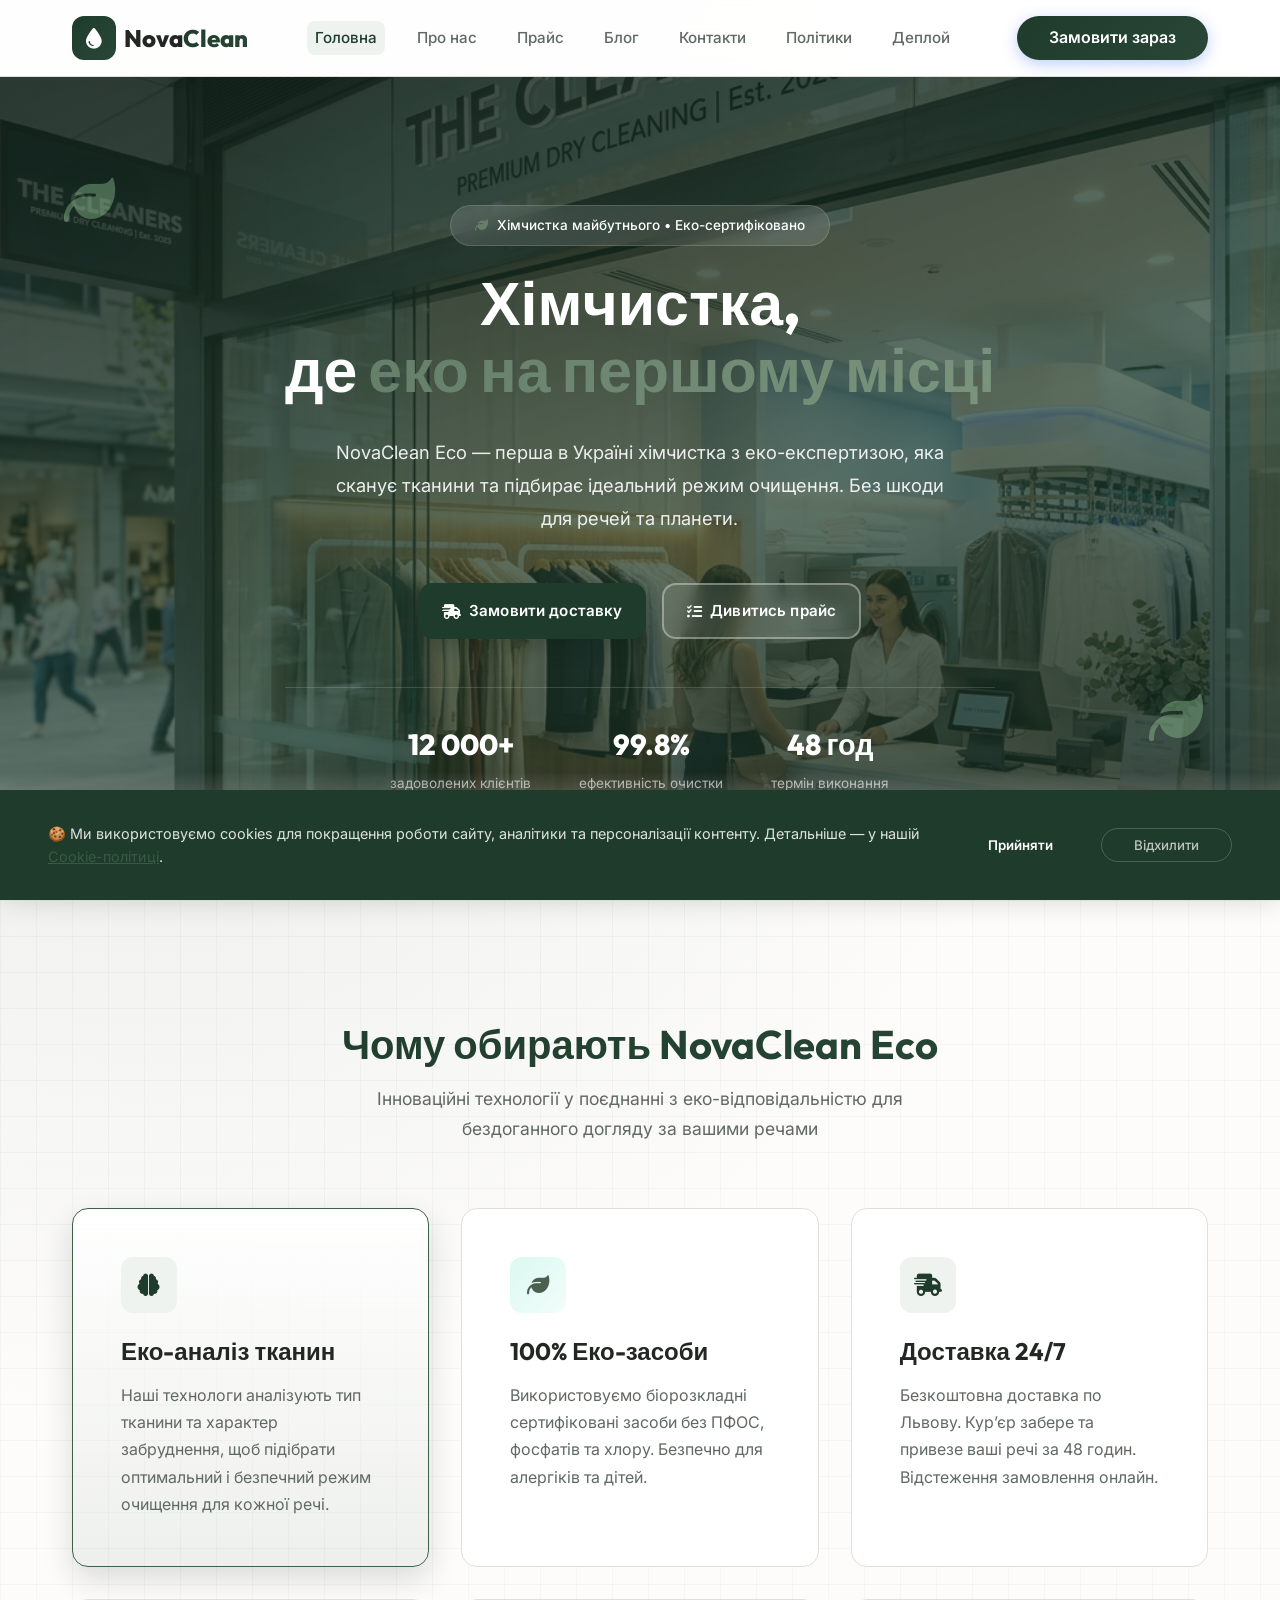
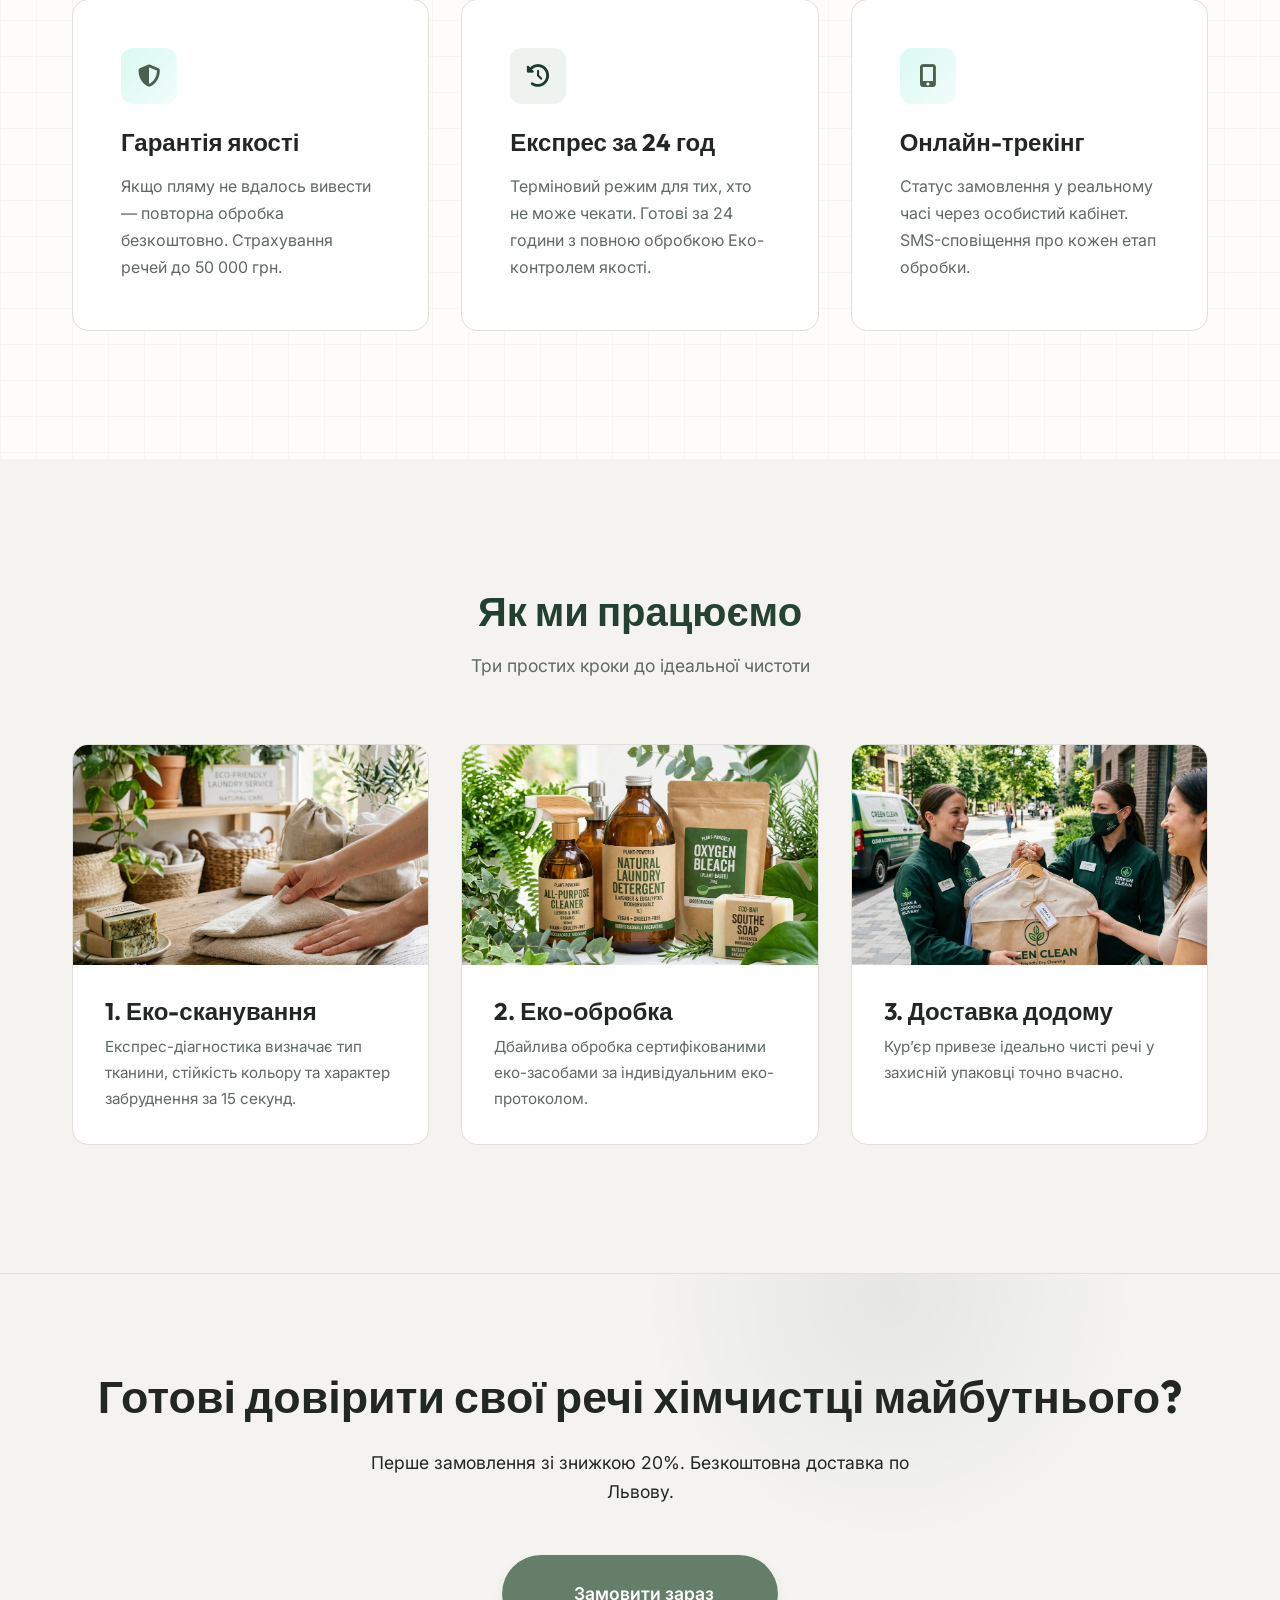
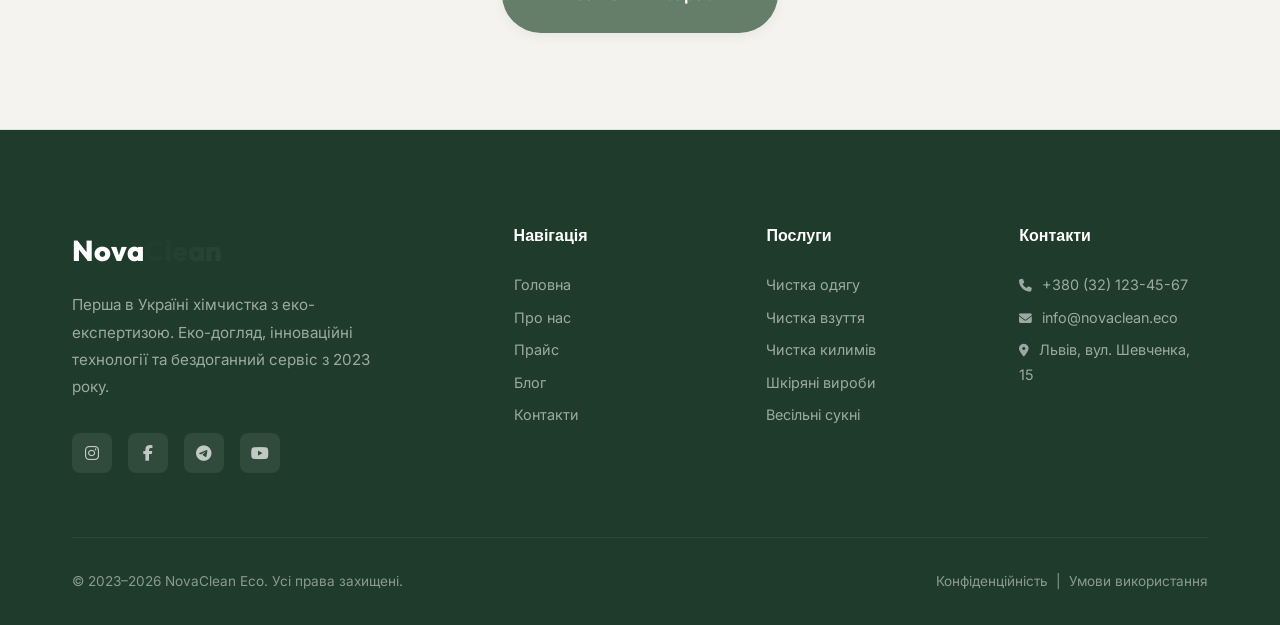
<file: Task2/index.html>
<!DOCTYPE html>
<html lang="uk">
<head>
  <meta charset="UTF-8">
  <meta name="viewport" content="width=device-width, initial-scale=1.0">
  <meta name="description" content="NovaClean Eco — преміум хімчистка з використанням екологічних технологій. Еко-догляд за одягом, взуттям та текстилем у Львові. Еко-аналіз тканин, безкоштовна доставка.">
  <meta name="keywords" content="хімчистка, еко, екологічні технології, еко-чистка, Львів, прання, чистка одягу, NovaClean">
  <meta name="author" content="NovaClean Eco">
  <meta name="robots" content="index, follow">
  <meta property="og:title" content="NovaClean Eco — Хімчистка майбутнього">
  <meta property="og:description" content="Перша в Україні хімчистка з еко-експертизою. Еко-аналіз тканин, еко-засоби, безкоштовна доставка.">
  <meta property="og:type" content="website">
  <meta property="og:locale" content="uk_UA">
  <title>NovaClean Eco — Хімчистка майбутнього</title>

  <link rel="icon" type="image/svg+xml" href="images/favicon.svg">
  <link rel="stylesheet" href="css/style.css">
  <link rel="stylesheet" href="https://cdnjs.cloudflare.com/ajax/libs/font-awesome/6.6.0/css/all.min.css">
</head>
<body>

<!-- ===== HEADER ===== -->
<header class="header" id="header">
  <div class="header__inner">
    <div class="header__logo" data-page="home" onclick="showPage('home')" style="cursor:pointer">
      <div class="header__logo-icon">
        <i class="fa-solid fa-droplet"></i>
      </div>
      <div class="header__logo-text">Nova<span>Clean</span></div>
    </div>

    <nav class="header__nav" id="mainNav">
      <a data-page="home" class="active">Головна</a>
      <a data-page="about">Про нас</a>
      <a data-page="pricing">Прайс</a>
      <a data-page="blog">Блог</a>
      <a data-page="contacts">Контакти</a>
      <a data-page="policy">Політики</a>
      <a href="https://nova-clean-eco.vercel.app" target="_blank" rel="noopener noreferrer">Деплой</a>
    </nav>

    <a data-page="contacts" class="header__cta">Замовити зараз</a>

    <button class="header__burger" id="burgerBtn" aria-label="Відкрити меню">
      <span></span>
      <span></span>
      <span></span>
    </button>
  </div>
</header>

<!-- ===== PAGE: ГОЛОВНА ===== -->
<div id="home" class="page active">

  <!-- Hero -->
  <section class="hero">
    <i class="fa-solid fa-leaf hero__leaf hero__leaf--1" aria-hidden="true"></i>
    <i class="fa-solid fa-leaf hero__leaf hero__leaf--2" aria-hidden="true"></i>
    <div class="container hero__container">
      <div class="hero__inner hero__inner--centered">
        <div class="hero__content">
          <div class="hero__badge hero__badge--centered">
            <i class="fa-solid fa-leaf"></i>
            <span>Хімчистка майбутнього • Еко-сертифіковано</span>
          </div>
          <h1>Хімчистка, <br>де <span class="highlight">еко на першому місці</span></h1>
          <p class="hero__desc hero__desc--centered">NovaClean Eco — перша в Україні хімчистка з еко-експертизою, яка сканує тканини та підбирає ідеальний режим очищення. Без шкоди для речей та планети.</p>
          <div class="hero__actions hero__actions--centered">
            <a data-page="contacts" class="btn btn--primary btn--lg"><i class="fa-solid fa-truck-fast"></i> Замовити доставку</a>
            <a data-page="pricing" class="btn btn--outline btn--lg"><i class="fa-solid fa-list-check"></i> Дивитись прайс</a>
          </div>
          <div class="hero__stats hero__stats--centered">
            <div class="hero__stat">
              <strong>12 000+</strong>
              <span>задоволених клієнтів</span>
            </div>
            <div class="hero__stat">
              <strong>99.8%</strong>
              <span>ефективність очистки</span>
            </div>
            <div class="hero__stat">
              <strong>48 год</strong>
              <span>термін виконання</span>
            </div>
          </div>
        </div>
      </div>
    </div>
  </section>

  <!-- Features -->
  <section>
    <div class="container">
      <div class="section-title fade-up">
        <h2>Чому обирають NovaClean Eco</h2>
        <p>Інноваційні технології у поєднанні з еко-відповідальністю для бездоганного догляду за вашими речами</p>
      </div>

      <div class="features-grid">
        <div class="card card--active fade-up">
          <div class="card__icon">
            <i class="fa-solid fa-brain"></i>
          </div>
          <h3>Еко-аналіз тканин</h3>
          <p>Наші технологи аналізують тип тканини та характер забруднення, щоб підібрати оптимальний і безпечний режим очищення для кожної речі.</p>
        </div>

        <div class="card fade-up">
          <div class="card__icon card__icon--accent">
            <i class="fa-solid fa-leaf"></i>
          </div>
          <h3>100% Еко-засоби</h3>
          <p>Використовуємо біорозкладні сертифіковані засоби без ПФОС, фосфатів та хлору. Безпечно для алергіків та дітей.</p>
        </div>

        <div class="card fade-up">
          <div class="card__icon">
            <i class="fa-solid fa-truck-fast"></i>
          </div>
          <h3>Доставка 24/7</h3>
          <p>Безкоштовна доставка по Львову. Курʼєр забере та привезе ваші речі за 48 годин. Відстеження замовлення онлайн.</p>
        </div>

        <div class="card fade-up">
          <div class="card__icon card__icon--accent">
            <i class="fa-solid fa-shield-halved"></i>
          </div>
          <h3>Гарантія якості</h3>
          <p>Якщо пляму не вдалось вивести — повторна обробка безкоштовно. Страхування речей до 50 000 грн.</p>
        </div>

        <div class="card fade-up">
          <div class="card__icon">
            <i class="fa-solid fa-clock-rotate-left"></i>
          </div>
          <h3>Експрес за 24 год</h3>
          <p>Терміновий режим для тих, хто не може чекати. Готові за 24 години з повною обробкою Еко-контролем якості.</p>
        </div>

        <div class="card fade-up">
          <div class="card__icon card__icon--accent">
            <i class="fa-solid fa-mobile-screen-button"></i>
          </div>
          <h3>Онлайн-трекінг</h3>
          <p>Статус замовлення у реальному часі через особистий кабінет. SMS-сповіщення про кожен етап обробки.</p>
        </div>
      </div>
    </div>
  </section>

  <!-- Image row -->
  <section style="background: var(--color-surface-alt);">
    <div class="container">
      <div class="section-title fade-up">
        <h2>Як ми працюємо</h2>
        <p>Три простих кроки до ідеальної чистоти</p>
      </div>
      <div class="features-grid">
        <div class="img-card fade-up">
          <img src="images/process.jpg" alt="Еко-аналіз тканин">
          <div class="img-card__body">
            <h3>1. Еко-сканування</h3>
            <p>Експрес-діагностика визначає тип тканини, стійкість кольору та характер забруднення за 15 секунд.</p>
          </div>
        </div>
        <div class="img-card fade-up">
          <img src="images/eco.png" alt="Еко-обробка">
          <div class="img-card__body">
            <h3>2. Еко-обробка</h3>
            <p>Дбайлива обробка сертифікованими еко-засобами за індивідуальним еко-протоколом.</p>
          </div>
        </div>
        <div class="img-card fade-up">
          <img src="images/delivery.jpg" alt="Доставка">
          <div class="img-card__body">
            <h3>3. Доставка додому</h3>
            <p>Курʼєр привезе ідеально чисті речі у захисній упаковці точно вчасно.</p>
          </div>
        </div>
      </div>
    </div>
  </section>

  <!-- CTA -->
  <section class="cta-section">
    <div class="container">
      <h2 class="fade-up">Готові довірити свої речі хімчистці майбутнього?</h2>
      <p class="fade-up">Перше замовлення зі знижкою 20%. Безкоштовна доставка по Львову.</p>
      <a data-page="contacts" class="btn btn--accent btn--lg fade-up"><i class="fa-solid fa-sparkles"></i> Замовити зараз</a>
    </div>
  </section>

</div>

<!-- ===== PAGE: ПРО НАС ===== -->
<div id="about" class="page">

  <section>
    <div class="container">
      <div class="about-grid fade-up">
        <img src="images/interior.jpg" alt="Інтер'єр NovaClean Eco">
        <div class="about-text">
          <h2>Ми — NovaClean Eco</h2>
          <p>Ми — команда технологів, хіміків і IT-спеціалістів, які вірять, що догляд за одягом може бути розумним, безпечним і зручним.</p>
          <p>NovaClean Eco заснована у 2023 році у Львові з простою ідеєю: обʼєднати можливості екологічних технологій з найсучаснішими еко-засобами для організації хімчистки нового покоління.</p>
          <p>Ми працюємо за власним еко-протоколом, сформованим на основі 500 000+ зразків тканин і типів забруднень. Це допомагає точно добирати режим обробки та зберігати якість матеріалів.</p>
          <div class="about-stats">
            <div class="about-stat">
              <div class="about-stat__num">3</div>
              <div class="about-stat__label">роки на ринку</div>
            </div>
            <div class="about-stat">
              <div class="about-stat__num">25+</div>
              <div class="about-stat__label">фахівців у команді</div>
            </div>
            <div class="about-stat">
              <div class="about-stat__num">12K+</div>
              <div class="about-stat__label">обслуговано клієнтів</div>
            </div>
          </div>
        </div>
      </div>
    </div>
  </section>

  <!-- Values -->
  <section style="background: var(--color-surface-alt);">
    <div class="container">
      <div class="section-title fade-up">
        <h2>Наші цінності</h2>
        <p>Принципи, на яких будується кожен процес у NovaClean Eco</p>
      </div>
      <div class="features-grid">
        <div class="card fade-up">
          <div class="card__icon card__icon--accent">
            <i class="fa-solid fa-seedling"></i>
          </div>
          <h3>Екологічність</h3>
          <p>Ми прагнемо до мінімального впливу на довкілля. Використовуємо біорозкладні засоби, скорочуємо використання води на 40% завдяки еко-оптимізації.</p>
        </div>
        <div class="card fade-up">
          <div class="card__icon">
            <i class="fa-solid fa-lightbulb"></i>
          </div>
          <h3>Інновації</h3>
          <p>Постійно вдосконалюємо еко-протоколи та обладнання. Партнерство з провідними технологічними компаніями допомагає впроваджувати передові рішення.</p>
        </div>
        <div class="card fade-up">
          <div class="card__icon card__icon--accent">
            <i class="fa-solid fa-handshake-simple"></i>
          </div>
          <h3>Клієнтоцентричність</h3>
          <p>Кожен клієнт — це партнер. Персональний менеджер, зворотний звʼязок після кожного замовлення, програма лояльності.</p>
        </div>
      </div>
    </div>
  </section>

  <!-- Timeline -->
  <section class="timeline-section" style="position: relative; overflow: hidden;">
    <i class="fa-solid fa-leaf timeline__leaf timeline__leaf--1 parallax-leaf" data-speed="0.1" aria-hidden="true"></i>
    <i class="fa-solid fa-leaf timeline__leaf timeline__leaf--2 parallax-leaf" data-speed="-0.15" aria-hidden="true"></i>
    <i class="fa-solid fa-leaf timeline__leaf timeline__leaf--3 parallax-leaf" data-speed="0.08" aria-hidden="true"></i>
    <i class="fa-solid fa-leaf timeline__leaf timeline__leaf--4 parallax-leaf" data-speed="-0.1" aria-hidden="true"></i>
    <div class="container" style="position: relative; z-index: 2;">
      <div class="section-title fade-up">
        <h2>Наша історія</h2>
        <p>Від ідеї до лідера ринку за 3 роки</p>
      </div>
      <div class="timeline fade-up">
        <div class="timeline__item">
          <div class="timeline__dot"></div>
          <div class="timeline__content">
            <div class="timeline__year">2023</div>
            <p>Заснування компанії. Перший прототип Еко-системи аналізу тканин. 50 перших клієнтів.</p>
          </div>
        </div>
        <div class="timeline__item">
          <div class="timeline__dot"></div>
          <div class="timeline__content">
            <div class="timeline__year">2024</div>
            <p>Запуск власного виробництва. Еко-сертифікація. Партнерство з 15 брендами одягу. 3 000 клієнтів.</p>
          </div>
        </div>
        <div class="timeline__item">
          <div class="timeline__dot"></div>
          <div class="timeline__content">
            <div class="timeline__year">2025</div>
            <p>Вихід на 5 міст. Власна система контролю якості з точністю 99.8%. Власний додаток. 12 000+ клієнтів.</p>
          </div>
        </div>
        <div class="timeline__item">
          <div class="timeline__dot"></div>
          <div class="timeline__content">
            <div class="timeline__year">2026</div>
            <p>Плани на масштабування по всій Україні. Запуск програми франчайзингу та B2B-рішень для готелів.</p>
          </div>
        </div>
      </div>
    </div>
  </section>

  <section class="cta-section">
    <div class="container">
      <h2 class="fade-up">Приєднуйтесь до 12 000+ задоволених клієнтів</h2>
      <p class="fade-up">Довіряйте свої речі команді професіоналів та передовим екологічним технологіям.</p>
      <a data-page="contacts" class="btn btn--accent btn--lg fade-up"><i class="fa-solid fa-envelope"></i> Зв'язатись з нами</a>
    </div>
  </section>

</div>

<!-- ===== PAGE: ПРАЙС ===== -->
<div id="pricing" class="page">

  <section>
    <div class="container">
      <div class="section-title fade-up">
        <h2>Тарифні плани</h2>
        <p>Оберіть зручний тариф для регулярного або разового замовлення</p>
      </div>

      <div class="pricing-grid fade-up">
        <!-- Basic -->
        <div class="pricing-card">
          <h3>Базовий</h3>
          <div class="pricing-card__price">249<small> грн</small></div>
          <p style="color: var(--color-text-muted); font-size: 0.9rem;">Одна річ, без підписки</p>
          <ul>
            <li><i class="fa-solid fa-check"></i> Еко-аналіз тканини</li>
            <li><i class="fa-solid fa-check"></i> Стандартне очищення</li>
            <li><i class="fa-solid fa-check"></i> Виконання за 72 год</li>
            <li><i class="fa-solid fa-check"></i> Безкоштовна доставка по Львову</li>
            <li><i class="fa-solid fa-check"></i> Базова упаковка</li>
          </ul>
          <a data-page="contacts" class="btn btn--secondary">Замовити</a>
        </div>

        <!-- Premium -->
        <div class="pricing-card pricing-card--featured">
          <div class="pricing-card__badge">⭐ Популярний</div>
          <h3>Преміум</h3>
          <div class="pricing-card__price">599<small> грн/міс</small></div>
          <p style="color: var(--color-text-muted); font-size: 0.9rem;">До 5 речей на місяць</p>
          <ul>
            <li><i class="fa-solid fa-check"></i> Розширений Еко-аналіз</li>
            <li><i class="fa-solid fa-check"></i> Глибока еко-очистка</li>
            <li><i class="fa-solid fa-check"></i> Виконання за 48 год</li>
            <li><i class="fa-solid fa-check"></i> Безкоштовна доставка</li>
            <li><i class="fa-solid fa-check"></i> Преміум-упаковка</li>
            <li><i class="fa-solid fa-check"></i> Персональний менеджер</li>
            <li><i class="fa-solid fa-check"></i> Страхування до 30 000 грн</li>
          </ul>
          <a data-page="contacts" class="btn btn--primary">Підписатись</a>
        </div>

        <!-- VIP -->
        <div class="pricing-card">
          <h3>VIP</h3>
          <div class="pricing-card__price">1299<small> грн/міс</small></div>
          <p style="color: var(--color-text-muted); font-size: 0.9rem;">Необмежено речей</p>
          <ul>
            <li><i class="fa-solid fa-check"></i> Повний Еко-аналіз + консультація</li>
            <li><i class="fa-solid fa-check"></i> Преміум-еко-обробка</li>
            <li><i class="fa-solid fa-check"></i> Експрес за 24 год</li>
            <li><i class="fa-solid fa-check"></i> Безкоштовна доставка + забір</li>
            <li><i class="fa-solid fa-check"></i> VIP-упаковка</li>
            <li><i class="fa-solid fa-check"></i> Виділений менеджер 24/7</li>
            <li><i class="fa-solid fa-check"></i> Страхування до 50 000 грн</li>
            <li><i class="fa-solid fa-check"></i> Знижки на хім. реставрацію</li>
          </ul>
          <a data-page="contacts" class="btn btn--secondary">Обрати VIP</a>
        </div>
      </div>
    </div>
  </section>

  <!-- Pricing table -->
  <section style="background: var(--color-surface-alt);">
    <div class="container">
      <div class="section-title fade-up">
        <h2>Прайс на окремі послуги</h2>
        <p>Прозорі ціни. Без прихованих доплат.</p>
      </div>
      <div class="fade-up" style="overflow-x: auto;">
        <table class="pricing-table">
          <thead>
            <tr>
              <th>Послуга</th>
              <th>Опис</th>
              <th>Ціна</th>
            </tr>
          </thead>
          <tbody>
            <tr><td>Сорочка / блузка</td><td>Повне очищення + випрасування</td><td>149 грн</td></tr>
            <tr><td>Костюм (2 од.)</td><td>Піджак + штани, професійна обробка</td><td>399 грн</td></tr>
            <tr><td>Пуховик / куртка</td><td>Глибока очистка + відновлення наповнювача</td><td>549 грн</td></tr>
            <tr><td>Пальто (вовна)</td><td>Делікатна обробка вовняних виробів</td><td>499 грн</td></tr>
            <tr><td>Весільна сукня</td><td>Спеціалізована обробка + преміум-упаковка</td><td>1 299 грн</td></tr>
            <tr><td>Шкіряна куртка</td><td>Очистка + кондиціонування шкіри</td><td>699 грн</td></tr>
            <tr><td>Ковдра / подушка</td><td>Гіпоалергенна обробка</td><td>349 грн</td></tr>
            <tr><td>Взуття (пара)</td><td>Очистка + дезінфекція + відновлення кольору</td><td>299 грн</td></tr>
            <tr><td>Килим (м²)</td><td>Глибока еко-очистка + антистатик</td><td>120 грн/м²</td></tr>
            <tr><td>Експрес (+24 год.)</td><td>Будь-яка послуга у прискореному режимі</td><td>+50%</td></tr>
          </tbody>
        </table>
      </div>
    </div>
  </section>

  <section class="cta-section">
    <div class="container">
      <h2 class="fade-up">Не знаєте, що обрати?</h2>
      <p class="fade-up">Зверніться до нашого менеджера — допоможемо підібрати оптимальний варіант.</p>
      <a data-page="contacts" class="btn btn--accent btn--lg fade-up"><i class="fa-solid fa-phone"></i> Отримати консультацію</a>
    </div>
  </section>

</div>

<!-- ===== PAGE: БЛОГ ===== -->
<div id="blog" class="page">

  <section>
    <div class="container">
      <div class="section-title fade-up">
        <h2>Блог NovaClean Eco</h2>
        <p>Корисні статті, поради з догляду за одягом та новини індустрії</p>
      </div>

      <div class="blog-grid">

        <!-- Article 1 -->
        <div class="img-card fade-up">
          <img src="images/process.jpg" alt="Як еко-підхід змінює хімчистку">
          <div class="img-card__body">
            <span class="img-card__tag">Технології</span>
            <h3>Як екологічні технології змінюють індустрію хімчистки</h3>
            <p>Від ручного сортування до точного еко-аналізу: як сучасний підхід до очищення тканин підвищує ефективність на 40%.</p>
            <div class="img-card__meta">
              <span><i class="fa-regular fa-calendar"></i> 10 квітня 2026</span>
              <span><i class="fa-regular fa-clock"></i> 5 хв</span>
            </div>
          </div>
        </div>

        <!-- Article 2 -->
        <div class="img-card fade-up">
          <img src="images/blog-stain.png" alt="Видалення плям">
          <div class="img-card__body">
            <span class="img-card__tag">Поради</span>
            <h3>7 правил першої допомоги при плямах</h3>
            <p>Кава, вино, трава, жир — кожна пляма потребує іншого підходу. Розповідаємо, що робити негайно, а чого категорично не можна.</p>
            <div class="img-card__meta">
              <span><i class="fa-regular fa-calendar"></i> 5 квітня 2026</span>
              <span><i class="fa-regular fa-clock"></i> 4 хв</span>
            </div>
          </div>
        </div>

        <!-- Article 3 -->
        <div class="img-card fade-up">
          <img src="images/eco.png" alt="Еко-засоби">
          <div class="img-card__body">
            <span class="img-card__tag">Екологія</span>
            <h3>Чому еко-ірім хімчистки — це майбутнє</h3>
            <p>Традиційні хімчистки використовують перхлоретилен — токсичну речовину. Дізнайтесь, як еко-засоби забезпечують таку ж ефективність без шкоди.</p>
            <div class="img-card__meta">
              <span><i class="fa-regular fa-calendar"></i> 28 березня 2026</span>
              <span><i class="fa-regular fa-clock"></i> 6 хв</span>
            </div>
          </div>
        </div>

        <!-- Article 4 -->
        <div class="img-card fade-up">
          <img src="images/process.jpg" alt="Догляд за взуттям">
          <div class="img-card__body">
            <span class="img-card__tag">Поради</span>
            <h3>Як доглядати за взуттям: повний гід</h3>
            <p>Шкіра, замша, текстиль — кожен матеріал потребує особливого підходу. Повний гід з догляду від наших технологів.</p>
            <div class="img-card__meta">
              <span><i class="fa-regular fa-calendar"></i> 20 березня 2026</span>
              <span><i class="fa-regular fa-clock"></i> 7 хв</span>
            </div>
          </div>
        </div>

        <!-- Article 5 -->
        <div class="img-card fade-up">
          <img src="images/interior.jpg" alt="Чистка килимів">
          <div class="img-card__body">
            <span class="img-card__tag">Послуги</span>
            <h3>Професійна чистка килимів: коли і навіщо</h3>
            <p>Домашнє прання vs. професійна обробка. Чому килими потребують глибокої очистки мінімум раз на рік та як це подовжує їх термін служби.</p>
            <div class="img-card__meta">
              <span><i class="fa-regular fa-calendar"></i> 15 березня 2026</span>
              <span><i class="fa-regular fa-clock"></i> 5 хв</span>
            </div>
          </div>
        </div>

        <!-- Article 6 -->
        <div class="img-card fade-up">
          <img src="images/hero.png" alt="Майбутнє хімчисток">
          <div class="img-card__body">
            <span class="img-card__tag">Тренди</span>
            <h3>Тренди хімчисток 2026: що змінилось</h3>
            <p>Роботизація, еко-контроль якості, підписні моделі — аналізуємо ключові тренди індустрії та куди рухається ринок.</p>
            <div class="img-card__meta">
              <span><i class="fa-regular fa-calendar"></i> 8 березня 2026</span>
              <span><i class="fa-regular fa-clock"></i> 8 хв</span>
            </div>
          </div>
        </div>

      </div>
    </div>
  </section>

</div>

<!-- ===== PAGE: КОНТАКТИ ===== -->
<div id="contacts" class="page">

  <section>
    <div class="container">
      <div class="section-title fade-up">
        <h2>Зв'яжіться з нами</h2>
        <p>Залиште заявку — ми зателефонуємо протягом 15&nbsp;хвилин у&nbsp;робочий&nbsp;час</p>
      </div>

      <div class="contact-grid">

        <form class="form fade-up" data-stub="true" id="contactForm">
          <div class="form__row">
            <div class="form__group">
              <label for="name">Ваше ім'я *</label>
              <input type="text" id="name" name="name" placeholder="Олександр Шевченко" required>
            </div>
            <div class="form__group">
              <label for="phone">Телефон *</label>
              <input type="tel" id="phone" name="phone" placeholder="+380 XX XXX XX XX" required>
            </div>
          </div>
          <div class="form__group">
            <label for="email">Email</label>
            <input type="email" id="email" name="email" placeholder="email@example.com">
          </div>
          <div class="form__group">
            <label for="service">Тип послуги</label>
            <select id="service" name="service">
              <option value="">Оберіть послугу...</option>
              <option value="clothes">Одяг</option>
              <option value="shoes">Взуття</option>
              <option value="textile">Текстиль / килими</option>
              <option value="leather">Шкіряні вироби</option>
              <option value="wedding">Весільна сукня</option>
              <option value="other">Інше</option>
            </select>
          </div>
          <div class="form__group">
            <label for="message">Повідомлення</label>
            <textarea id="message" name="message" placeholder="Опишіть ваше замовлення або задайте питання..."></textarea>
          </div>
          <button type="submit" class="btn btn--primary btn--lg" id="submitBtn">
            <i class="fa-solid fa-paper-plane"></i> Надіслати заявку
          </button>
          <p style="font-size: 0.82rem; color: var(--color-text-light); text-align: center;">
            Натискаючи кнопку, ви погоджуєтесь з <a data-page="policy" style="color: var(--color-primary); cursor: pointer; text-decoration: underline;">Політикою конфіденційності</a>
          </p>
        </form>

        <div class="contact-info fade-up">
          <div class="contact-info__item">
            <div class="contact-info__icon">
              <i class="fa-solid fa-location-dot"></i>
            </div>
            <div class="contact-info__text">
              <h4>Адреса</h4>
              <p>вул. Шевченка, 15<br>Львів, 79000, Україна</p>
            </div>
          </div>

          <div class="contact-info__item">
            <div class="contact-info__icon">
              <i class="fa-solid fa-phone"></i>
            </div>
            <div class="contact-info__text">
              <h4>Телефон</h4>
              <p>+380 (32) 123-45-67<br>+380 (98) 765-43-21</p>
            </div>
          </div>

          <div class="contact-info__item">
            <div class="contact-info__icon">
              <i class="fa-solid fa-envelope"></i>
            </div>
            <div class="contact-info__text">
              <h4>Email</h4>
              <p>info@novaclean.eco<br>support@novaclean.eco</p>
            </div>
          </div>

          <div class="contact-info__item">
            <div class="contact-info__icon">
              <i class="fa-solid fa-clock"></i>
            </div>
            <div class="contact-info__text">
              <h4>Графік роботи</h4>
              <p>Пн–Пт: 08:00 – 20:00<br>Сб–Нд: 09:00 – 18:00</p>
            </div>
          </div>

          <div class="contact-map">
            <iframe
              title="Карта NovaClean Eco"
              src="https://www.google.com/maps?q=%D0%B2%D1%83%D0%BB.%20%D0%A8%D0%B5%D0%B2%D1%87%D0%B5%D0%BD%D0%BA%D0%B0%2015%2C%20%D0%9B%D1%8C%D0%B2%D1%96%D0%B2&output=embed"
              loading="lazy"
              referrerpolicy="no-referrer-when-downgrade"
              allowfullscreen>
            </iframe>
          </div>
        </div>

      </div>
    </div>
  </section>

</div>

<!-- ===== PAGE: ПОЛІТИКИ ===== -->
<div id="policy" class="page">

  <section>
    <div class="container">
      <div class="section-title fade-up">
        <h2>Правова інформація</h2>
        <p>Ознайомтесь з нашими політиками та умовами використання</p>
      </div>

      <div class="policy-tabs fade-up">
        <button class="policy-tab active" data-target="privacy">Конфіденційність</button>
        <button class="policy-tab" data-target="terms">Умови використання</button>
        <button class="policy-tab" data-target="cookies">Cookie-політика</button>
        <button class="policy-tab" data-target="refund">Повернення</button>
      </div>

      <!-- Privacy Policy -->
      <div id="privacy" class="policy-section active policy-content fade-up">
        <h2>Політика конфіденційності</h2>
        <p><strong>Дата оновлення:</strong> 15 квітня 2026</p>

        <h3>1. Загальні положення</h3>
        <p>NovaClean Eco (далі — «Компанія») поважає вашу конфіденційність. Ця політика пояснює, які персональні дані ми збираємо, як їх використовуємо та захищаємо відповідно до законодавства України та GDPR.</p>

        <h3>2. Які дані ми збираємо</h3>
        <ul>
          <li>Ім'я та прізвище</li>
          <li>Номер телефону та email</li>
          <li>Адреса доставки</li>
          <li>Інформація про замовлення</li>
          <li>Технічні дані (IP-адреса, тип браузера, cookies)</li>
        </ul>

        <h3>3. Мета збору даних</h3>
        <p>Персональні дані використовуються для: обробки замовлень, зв'язку з клієнтами, покращення якості послуг, маркетингових комунікацій (з вашої згоди).</p>

        <h3>4. Захист даних</h3>
        <p>Ми застосовуємо SSL-шифрування, двофакторну аутентифікацію та регулярні аудити безпеки для захисту ваших даних. Доступ до персональної інформації мають лише уповноважені співробітники.</p>

        <h3>5. Ваші права</h3>
        <p>Ви маєте право: запитувати доступ до своїх даних, вимагати їх видалення, обмежити обробку, відкликати згоду на маркетингові комунікації. Для цього зверніться на privacy@novaclean.eco.</p>

        <h3>6. Зберігання даних</h3>
        <p>Ми зберігаємо персональні дані протягом терміну, необхідного для досягнення мети їх збору, але не менше 3 років з моменту останнього замовлення.</p>
      </div>

      <!-- Terms -->
      <div id="terms" class="policy-section policy-content">
        <h2>Умови використання</h2>
        <p><strong>Дата оновлення:</strong> 15 квітня 2026</p>

        <h3>1. Прийняття умов</h3>
        <p>Використовуючи сайт та послуги NovaClean Eco, ви підтверджуєте, що ознайомились з цими умовами та згодні з ними.</p>

        <h3>2. Послуги</h3>
        <p>NovaClean Eco надає послуги хімчистки, прання та догляду за текстильними виробами з використанням сучасних еко-технологій. Замовлення здійснюються через сайт, телефон або мобільний додаток.</p>

        <h3>3. Відповідальність</h3>
        <p>Компанія несе відповідальність за якість послуг згідно зі стандартами якості. У разі пошкодження речі з вини компанії, ми компенсуємо збитки відповідно до оціночної вартості.</p>

        <h3>4. Оплата</h3>
        <p>Оплата здійснюється у гривнях (UAH) за безготівковим або готівковим розрахунком. Ціни вказані на сайті та можуть змінюватись з попереднім повідомленням.</p>

        <h3>5. Інтелектуальна власність</h3>
        <p>Весь контент сайту (тексти, зображення, логотип, дизайн) є власністю NovaClean Eco та захищений авторським правом.</p>
      </div>

      <!-- Cookie Policy -->
      <div id="cookies" class="policy-section policy-content">
        <h2>Cookie-політика</h2>
        <p><strong>Дата оновлення:</strong> 15 квітня 2026</p>

        <h3>1. Що таке Cookies</h3>
        <p>Cookies — це невеликі текстові файли, що зберігаються у вашому браузері. Вони допомагають нам забезпечити коректну роботу сайту та покращити ваш досвід використання.</p>

        <h3>2. Типи cookies, які ми використовуємо</h3>
        <ul>
          <li><strong>Необхідні:</strong> забезпечують базову функціональність сайту</li>
          <li><strong>Аналітичні:</strong> допомагають зрозуміти, як відвідувачі використовують сайт</li>
          <li><strong>Маркетингові:</strong> використовуються для показу релевантної реклами</li>
          <li><strong>Функціональні:</strong> запам'ятовують ваші налаштування та вподобання</li>
        </ul>

        <h3>3. Керування cookies</h3>
        <p>Ви можете відключити cookies через налаштування браузера. Зверніть увагу, що це може вплинути на функціональність сайту.</p>
      </div>

      <!-- Refund Policy -->
      <div id="refund" class="policy-section policy-content">
        <h2>Політика повернення</h2>
        <p><strong>Дата оновлення:</strong> 15 квітня 2026</p>

        <h3>1. Гарантія якості</h3>
        <p>Ми гарантуємо якість кожної послуги. Якщо результат не відповідає заявленим стандартам, ми здійснимо повторну обробку безкоштовно.</p>

        <h3>2. Умови повернення коштів</h3>
        <ul>
          <li>Повне повернення — у разі пошкодження речі з вини компанії</li>
          <li>Часткове повернення — у разі невідповідності якості</li>
          <li>Безкоштовна повторна обробка — якщо пляма не вдалась</li>
        </ul>

        <h3>3. Строки</h3>
        <p>Претензія приймається протягом 48 годин з моменту отримання речі. Повернення коштів здійснюється протягом 5 робочих днів.</p>

        <h3>4. Як оформити повернення</h3>
        <p>Зверніться до нас по телефону +380 (32) 123-45-67 або на email support@novaclean.eco з описом ситуації та номером замовлення.</p>
      </div>

    </div>
  </section>

</div>


<!-- ===== FOOTER ===== -->
<footer class="footer">
  <div class="container">
    <div class="footer__grid">
      <div class="footer__brand">
        <div class="header__logo-text" style="color: #fff; font-size: 1.8rem;">Nova<span>Clean</span></div>
        <p>Перша в Україні хімчистка з еко-експертизою. Еко-догляд, інноваційні технології та бездоганний сервіс з 2023 року.</p>
        <div class="footer__socials">
          <a href="#" class="footer__social-link" aria-label="Instagram"><i class="fa-brands fa-instagram"></i></a>
          <a href="#" class="footer__social-link" aria-label="Facebook"><i class="fa-brands fa-facebook-f"></i></a>
          <a href="#" class="footer__social-link" aria-label="Telegram"><i class="fa-brands fa-telegram"></i></a>
          <a href="#" class="footer__social-link" aria-label="YouTube"><i class="fa-brands fa-youtube"></i></a>
        </div>
      </div>
      <div class="footer__col">
        <h4>Навігація</h4>
        <a data-page="home">Головна</a>
        <a data-page="about">Про нас</a>
        <a data-page="pricing">Прайс</a>
        <a data-page="blog">Блог</a>
        <a data-page="contacts">Контакти</a>
      </div>
      <div class="footer__col">
        <h4>Послуги</h4>
        <a data-page="pricing">Чистка одягу</a>
        <a data-page="pricing">Чистка взуття</a>
        <a data-page="pricing">Чистка килимів</a>
        <a data-page="pricing">Шкіряні вироби</a>
        <a data-page="pricing">Весільні сукні</a>
      </div>
      <div class="footer__col">
        <h4>Контакти</h4>
        <a href="tel:+380321234567"><i class="fa-solid fa-phone" style="margin-right: 6px; font-size: 0.8rem;"></i> +380 (32) 123-45-67</a>
        <a href="mailto:info@novaclean.eco"><i class="fa-solid fa-envelope" style="margin-right: 6px; font-size: 0.8rem;"></i> info@novaclean.eco</a>
        <a href="#"><i class="fa-solid fa-location-dot" style="margin-right: 6px; font-size: 0.8rem;"></i> Львів, вул. Шевченка, 15</a>
      </div>
    </div>
    <div class="footer__bottom">
      <span>© 2023–2026 NovaClean Eco. Усі права захищені.</span>
      <div>
        <a data-page="policy">Конфіденційність</a> &nbsp;|&nbsp; <a data-page="policy">Умови використання</a>
      </div>
    </div>
  </div>
</footer>


<!-- ===== COOKIE BANNER ===== -->
<div class="cookie-banner" id="cookieBanner">
  <div class="cookie-banner__inner">
    <p>
      🍪 Ми використовуємо cookies для покращення роботи сайту, аналітики та персоналізації контенту. Детальніше — у нашій <a data-page="policy">Cookie-політиці</a>.
    </p>
    <div class="cookie-banner__actions">
      <button class="cookie-banner__accept" id="cookieAccept">Прийняти</button>
      <button class="cookie-banner__decline" id="cookieDecline">Відхилити</button>
    </div>
  </div>
</div>


<!-- ===== TOAST ===== -->
<div class="toast" id="toast">
  <i class="fa-solid fa-circle-check"></i>
  <span id="toastMessage"></span>
</div>


<script src="js/main.js"></script>
</body>
</html>
</file>
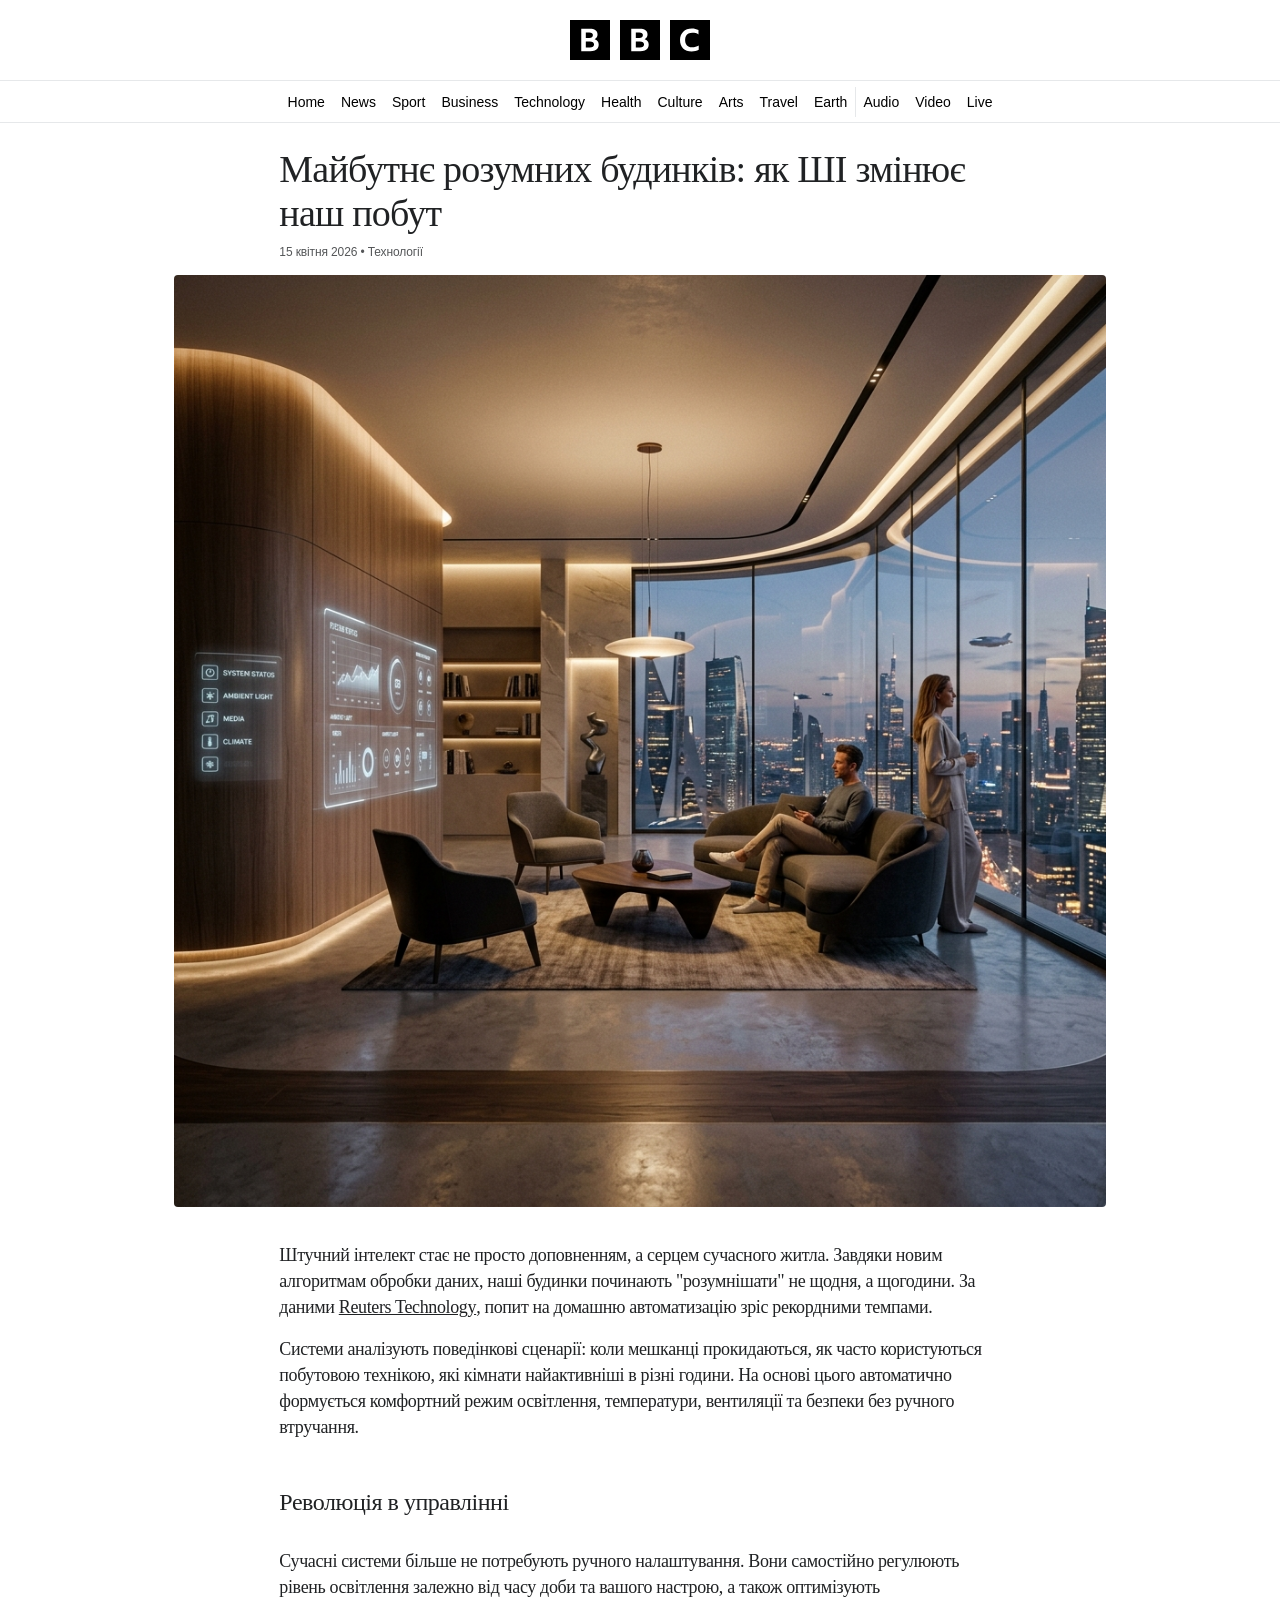
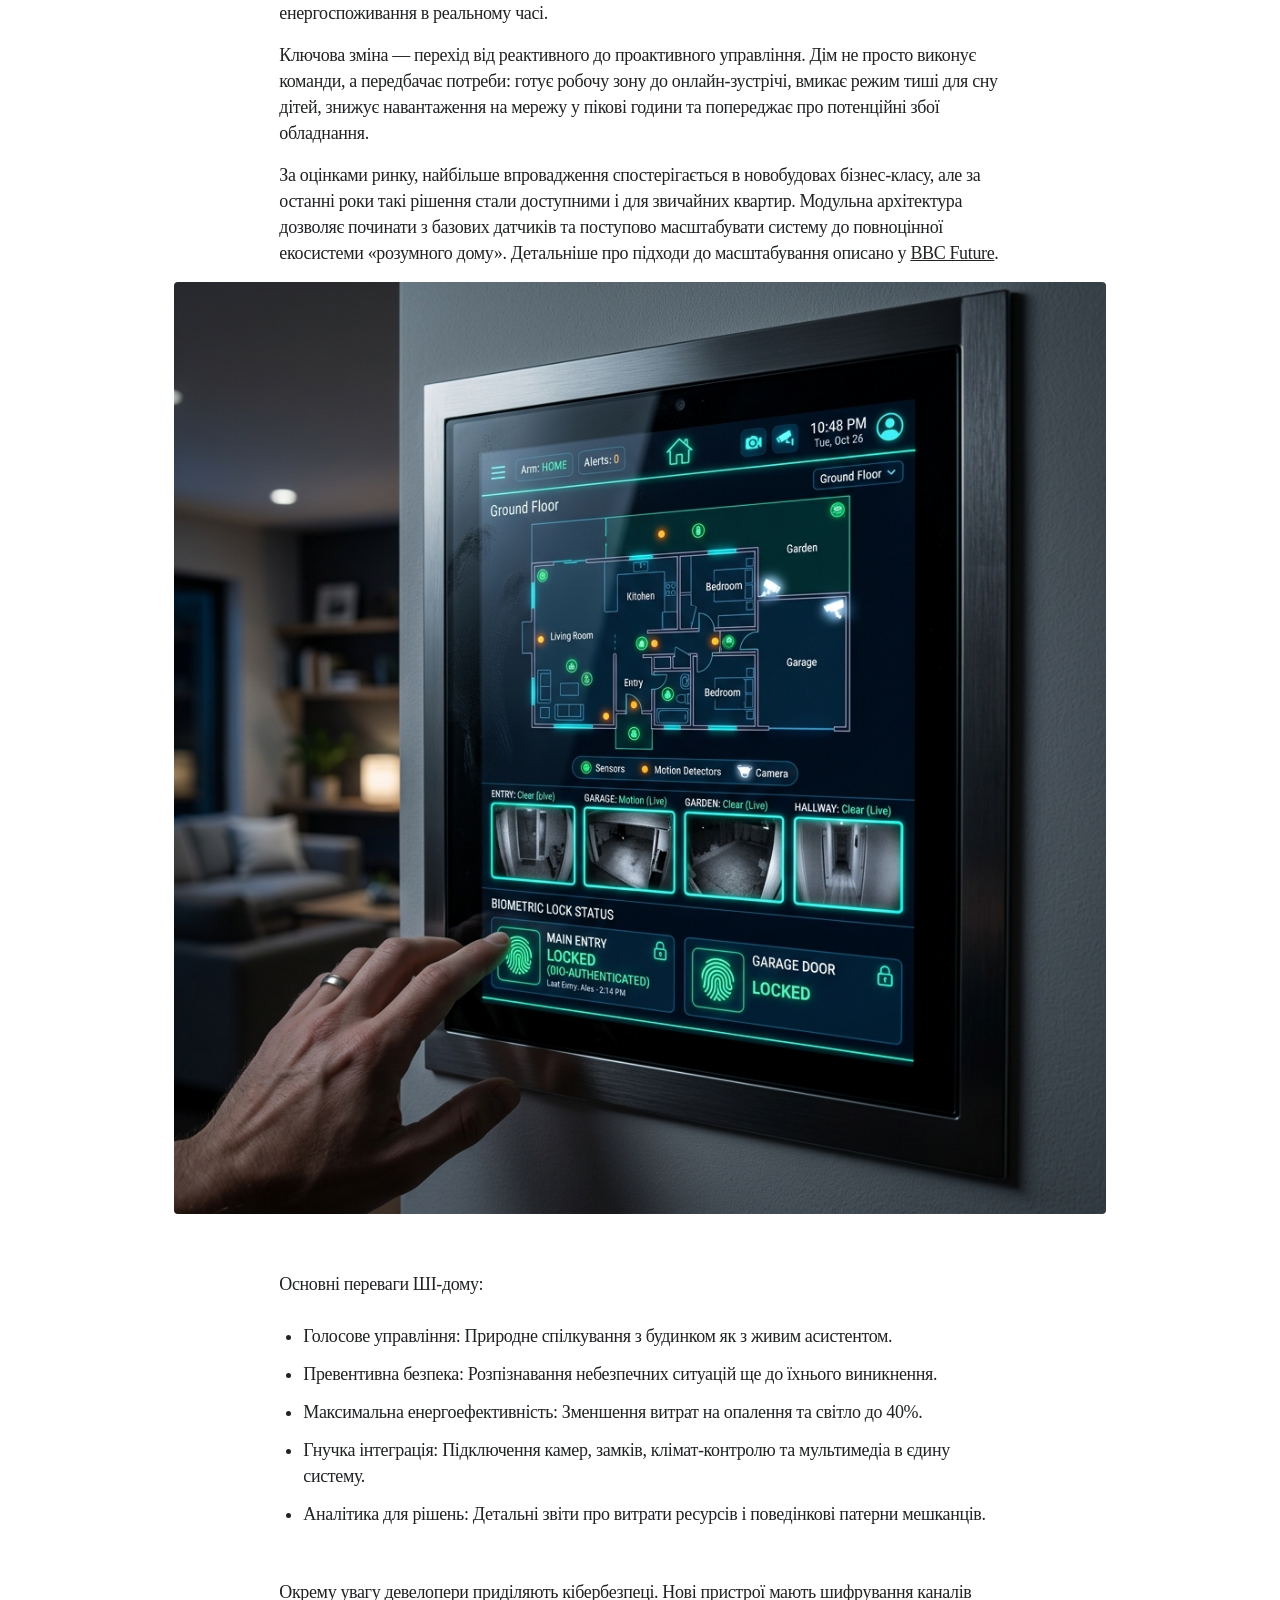
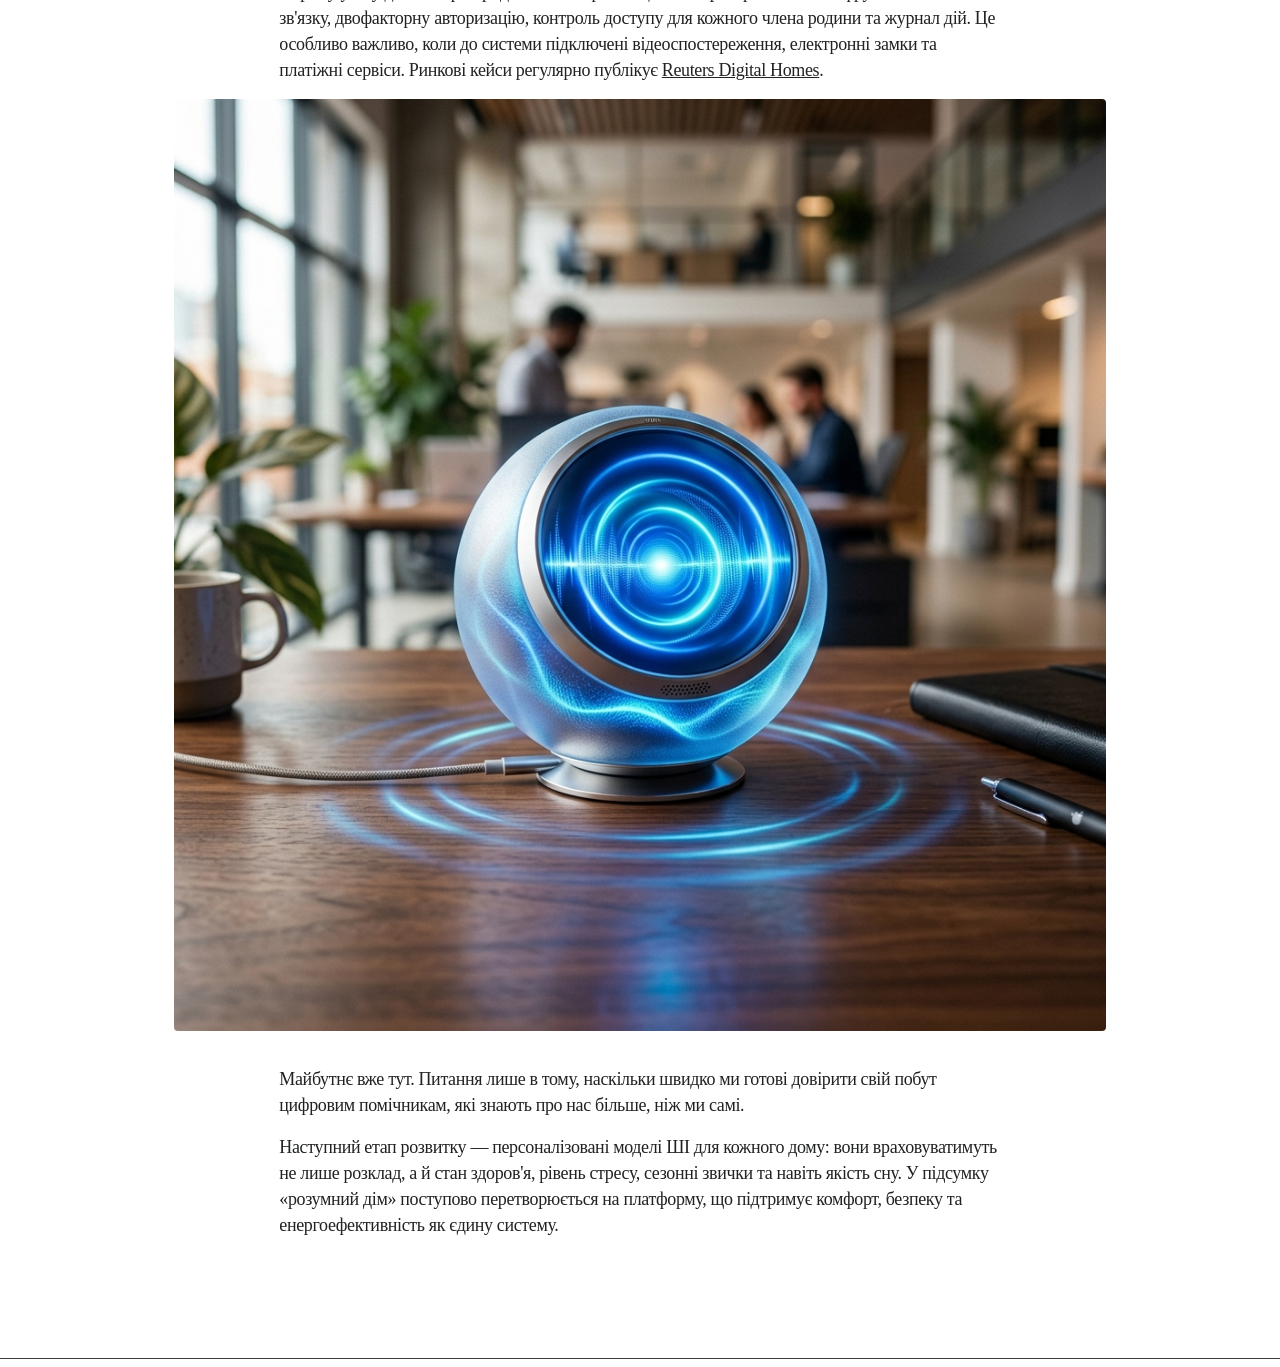
<file: Task3/index.html>
<!DOCTYPE html>
<html lang="en-GB"><head><meta charset="utf-8" data-next-head=""/><meta content="width=device-width" data-next-head="" name="viewport"/><title data-next-head="">Майбутнє розумних будинків — BBC News</title><meta content="Business" data-next-head="" name="page.section"/><meta content="Business" data-next-head="" name="page.subsection"/><meta content="Elon Musk's SpaceX set to go public in $1 trillion share listing" data-next-head="" property="og:title"/><meta content="Elon Musk's SpaceX set to go public in $1 trillion share listing" data-next-head="" name="twitter:title"/><meta content="The company’s public stock debut is set to be one of the most valuable in history, and could make Musk the world's first trillionaire." data-next-head="" name="description"/><meta content="The company’s public stock debut is set to be one of the most valuable in history, and could make Musk the world's first trillionaire." data-next-head="" property="og:description"/><meta content="The company’s public stock debut is set to be one of the most valuable in history, and could make Musk the world's first trillionaire." data-next-head="" name="twitter:description"/><meta content="https://ichef.bbci.co.uk/news/1024/branded_news/2d45/live/714dfc10-2e9f-11f1-90b9-6ffcd881a7dc.jpg" data-next-head="" property="og:image"/><meta content="1024" data-next-head="" property="og:image:width"/><meta content="576" data-next-head="" property="og:image:height"/><meta content="https://ichef.bbci.co.uk/news/1024/branded_news/2d45/live/714dfc10-2e9f-11f1-90b9-6ffcd881a7dc.jpg" data-next-head="" name="twitter:image:src"/><meta content="summary_large_image" data-next-head="" name="twitter:card"/><meta content='SpaceX founder Elon Musk wears a dark t-shirt with white lettering reading "Occupy Mars" next to a picture of a small red planet' data-next-head="" property="og:image:alt"/><meta content='SpaceX founder Elon Musk wears a dark t-shirt with white lettering reading "Occupy Mars" next to a picture of a small red planet' data-next-head="" name="twitter:image:alt"/><meta content="#da532c" data-next-head="" name="msapplication-TileColor"/><meta content="#ffffff" data-next-head="" name="theme-color"/><meta content="NOODP, NOYDIR" data-next-head="" name="robots"/><meta content="app-id=364147881, app-argument=https://www.bbc.com/news/articles/c2k35lg92dpo" data-next-head="" name="apple-itunes-app"/><link data-next-head="" href="https://static.files.bbci.co.uk/bbcdotcom/web/20260407-092955-f3cfe0ee04-web-3.0.0-2/apple-touch-icon.png" rel="apple-touch-icon" sizes="180x180"/><link data-next-head="" href="https://static.files.bbci.co.uk/bbcdotcom/web/20260407-092955-f3cfe0ee04-web-3.0.0-2/favicon-32x32.png" rel="icon" sizes="32x32" type="image/png"/><link data-next-head="" href="https://static.files.bbci.co.uk/bbcdotcom/web/20260407-092955-f3cfe0ee04-web-3.0.0-2/favicon-16x16.png" rel="icon" sizes="16x16" type="image/png"/><link data-next-head="" href="https://static.files.bbci.co.uk/bbcdotcom/web/20260407-092955-f3cfe0ee04-web-3.0.0-2/favicon.ico" rel="alternate icon"/><link data-next-head="" href="https://static.files.bbci.co.uk/bbcdotcom/web/20260407-092955-f3cfe0ee04-web-3.0.0-2/site.webmanifest" rel="manifest"/><link color="#000000" data-next-head="" href="https://static.files.bbci.co.uk/bbcdotcom/web/20260407-092955-f3cfe0ee04-web-3.0.0-2/safari-pinned-tab.svg" rel="mask-icon"/><link data-next-head="" href="https://www.bbc.com/news/articles/c2k35lg92dpo" rel="canonical"/><link data-next-head="" data-testid="en-hreflang-tag" href="https://www.bbc.com/news/articles/c2k35lg92dpo" hreflang="en" rel="alternate"/><link data-next-head="" data-testid="en-gb-hreflang-tag" href="https://www.bbc.co.uk/news/articles/c2k35lg92dpo" hreflang="en-gb" rel="alternate"/><meta content="web-3.0.0-2" data-next-head="" name="version"/><meta content="bbcx://news/articles/c2k35lg92dpo" data-next-head="" property="al:ios:url"/><meta content="364147881" data-next-head="" property="al:ios:app_store_id"/><meta content="BBC: World News &amp; Stories" data-next-head="" property="al:ios:app_name"/><meta content="bbcx://news/articles/c2k35lg92dpo" data-next-head="" property="al:android:url"/><meta content="BBC: World News &amp; Stories" data-next-head="" property="al:android:app_name"/><meta content="bbc.mobile.news.ww" data-next-head="" property="al:android:package"/><meta content="https://bbc.com/news/articles/c2k35lg92dpo" data-next-head="" property="al:web:url"/><meta content="article" data-next-head="" name="cXenseParse:pageclass"/><meta content="2026-04-01T22:35:23.958Z" data-next-head="" name="cXenseParse:publishtime"/><meta content="2026-04-02T07:05:05.878Z" data-next-head="" name="article:modified_time"/><meta content="Kali Hays" data-next-head="" property="cXenseParse:author"/><link as="style" href="https://static.files.bbci.co.uk/bbcdotcom/web/20260407-092955-f3cfe0ee04-web-3.0.0-2/_next/static/css/63d5374b87d0d2c4.css" rel="preload"/><link data-n-p="" href="https://static.files.bbci.co.uk/bbcdotcom/web/20260407-092955-f3cfe0ee04-web-3.0.0-2/_next/static/css/63d5374b87d0d2c4.css" rel="stylesheet"/><style>@font-face{font-family:'BBC Reith Sans';font-display:block;font-weight:300;src:url(https://static.files.bbci.co.uk/fonts/reith/2.512/BBCReithSans_W_Lt.woff2) format('woff2')}@font-face{font-family:'BBC Reith Sans';font-display:block;font-weight:400;src:url(https://static.files.bbci.co.uk/fonts/reith/2.512/BBCReithSans_W_Rg.woff2) format('woff2')}@font-face{font-family:'BBC Reith Sans';font-display:block;font-weight:500;src:url(https://static.files.bbci.co.uk/fonts/reith/2.512/BBCReithSans_W_Md.woff2) format('woff2')}@font-face{font-family:'BBC Reith Sans';font-display:block;font-weight:700;src:url(https://static.files.bbci.co.uk/fonts/reith/2.512/BBCReithSans_W_Bd.woff2) format('woff2')}@font-face{font-family:'BBC Reith Sans';font-display:block;font-weight:900;src:url(https://static.files.bbci.co.uk/fonts/reith/2.512/BBCReithSans_W_ExBd.woff2) format('woff2')}@font-face{font-family:'BBC Reith Sans';font-display:block;font-weight:300;src:url(https://static.files.bbci.co.uk/fonts/reith/2.512/BBCReithSans_W_LtIt.woff2) format('woff2');font-style:italic}@font-face{font-family:'BBC Reith Sans';font-display:block;font-weight:400;src:url(https://static.files.bbci.co.uk/fonts/reith/2.512/BBCReithSans_W_It.woff2) format('woff2');font-style:italic}@font-face{font-family:'BBC Reith Sans';font-display:block;font-weight:500;src:url(https://static.files.bbci.co.uk/fonts/reith/2.512/BBCReithSans_W_MdIt.woff2) format('woff2');font-style:italic}@font-face{font-family:'BBC Reith Sans';font-display:block;font-weight:700;src:url(https://static.files.bbci.co.uk/fonts/reith/2.512/BBCReithSans_W_BdIt.woff2) format('woff2');font-style:italic}@font-face{font-family:'BBC Reith Sans';font-display:block;font-weight:900;src:url(https://static.files.bbci.co.uk/fonts/reith/2.512/BBCReithSans_W_ExBdIt.woff2) format('woff2');font-style:italic}@font-face{font-family:ReithSans;font-display:block;font-weight:300;src:url(https://static.files.bbci.co.uk/fonts/reith/2.512/BBCReithSans_W_Lt.woff2) format('woff2')}@font-face{font-family:ReithSans;font-display:block;font-weight:400;src:url(https://static.files.bbci.co.uk/fonts/reith/2.512/BBCReithSans_W_Rg.woff2) format('woff2')}@font-face{font-family:ReithSans;font-display:block;font-weight:500;src:url(https://static.files.bbci.co.uk/fonts/reith/2.512/BBCReithSans_W_Md.woff2) format('woff2')}@font-face{font-family:ReithSans;font-display:block;font-weight:700;src:url(https://static.files.bbci.co.uk/fonts/reith/2.512/BBCReithSans_W_Bd.woff2) format('woff2')}@font-face{font-family:ReithSans;font-display:block;font-weight:900;src:url(https://static.files.bbci.co.uk/fonts/reith/2.512/BBCReithSans_W_ExBd.woff2) format('woff2')}@font-face{font-family:ReithSerif;font-display:block;font-weight:300;src:url(https://static.files.bbci.co.uk/fonts/reith/2.512/BBCReithSerif_W_Lt.woff2) format('woff2')}@font-face{font-family:ReithSerif;font-display:block;font-weight:400;src:url(https://static.files.bbci.co.uk/fonts/reith/2.512/BBCReithSerif_W_Rg.woff2) format('woff2')}@font-face{font-family:ReithSerif;font-display:block;font-weight:500;src:url(https://static.files.bbci.co.uk/fonts/reith/2.512/BBCReithSerif_W_Md.woff2) format('woff2')}@font-face{font-family:ReithSerif;font-display:block;font-weight:700;src:url(https://static.files.bbci.co.uk/fonts/reith/2.512/BBCReithSerif_W_Bd.woff2) format('woff2')}@font-face{font-family:ReithSerif;font-display:block;font-weight:900;src:url(https://static.files.bbci.co.uk/fonts/reith/2.512/BBCReithSerif_W_ExBd.woff2) format('woff2')}@font-face{font-family:'BBC Reith Serif';font-display:block;font-weight:300;src:url(https://static.files.bbci.co.uk/fonts/reith/2.512/BBCReithSerif_W_Lt.woff2) format('woff2')}@font-face{font-family:'BBC Reith Serif';font-display:block;font-weight:400;src:url(https://static.files.bbci.co.uk/fonts/reith/2.512/BBCReithSerif_W_Rg.woff2) format('woff2')}@font-face{font-family:'BBC Reith Serif';font-display:block;font-weight:500;src:url(https://static.files.bbci.co.uk/fonts/reith/2.512/BBCReithSerif_W_Md.woff2) format('woff2')}@font-face{font-family:'BBC Reith Serif';font-display:block;font-weight:700;src:url(https://static.files.bbci.co.uk/fonts/reith/2.512/BBCReithSerif_W_Bd.woff2) format('woff2')}@font-face{font-family:'BBC Reith Serif';font-display:block;font-weight:900;src:url(https://static.files.bbci.co.uk/fonts/reith/2.512/BBCReithSerif_W_ExBd.woff2) format('woff2')}@font-face{font-family:'BBC Reith Serif';font-display:block;font-weight:300;src:url(https://static.files.bbci.co.uk/fonts/reith/2.512/BBCReithSerif_W_LtIt.woff2) format('woff2');font-style:italic}@font-face{font-family:'BBC Reith Serif';font-display:block;font-weight:400;src:url(https://static.files.bbci.co.uk/fonts/reith/2.512/BBCReithSerif_W_It.woff2) format('woff2');font-style:italic}@font-face{font-family:'BBC Reith Serif';font-display:block;font-weight:500;src:url(https://static.files.bbci.co.uk/fonts/reith/2.512/BBCReithSerif_W_MdIt.woff2) format('woff2');font-style:italic}@font-face{font-family:'BBC Reith Serif';font-display:block;font-weight:700;src:url(https://static.files.bbci.co.uk/fonts/reith/2.512/BBCReithSerif_W_BdIt.woff2) format('woff2');font-style:italic}@font-face{font-family:'BBC Reith Serif';font-display:block;font-weight:900;src:url(https://static.files.bbci.co.uk/fonts/reith/2.512/BBCReithSerif_W_ExBdIt.woff2) format('woff2');font-style:italic}@font-face{font-family:'Freight Disp Light';font-display:swap;src:url(/https://static.files.bbci.co.uk/bbcdotcom/web/20260407-092955-f3cfe0ee04-web-3.0.0-2/Freight_Disp_Light.woff2) format('woff2')}@font-face{font-family:BBCReithSans-fallback;size-adjust:103%;ascent-override:normal;src:local('Arial')}@font-face{font-family:BBCReithSans-fallback;font-weight:500;size-adjust:96%;ascent-override:normal;src:local('Arial Bold')}@font-face{font-family:BBCReithSerif-fallback;size-adjust:120%;ascent-override:75%;src:local('Times New Roman')}@font-face{font-family:BBCReithSerif-fallback;font-weight:500;size-adjust:110%;ascent-override:75%;src:local('Times New Roman Bold')}</style><style data-styled="" data-styled-version="6.1.19">.gUePlo{width:100%;object-fit:contain;position:absolute;}/*!sc*/
.hLdNfA{width:100%;object-fit:contain;}/*!sc*/
data-styled.g1[id="sc-5340b511-0"]{content:"gUePlo,hLdNfA,"}/*!sc*/
.cMIbKV{position:relative;line-height:0;}/*!sc*/
data-styled.g2[id="sc-5340b511-1"]{content:"cMIbKV,"}/*!sc*/
.jVqbAn{display:block;color:#e6e8ea;position:absolute;bottom:0;right:0;padding:4px 8px;gap:10px;background-color:#202224;font-family:BBC Reith Sans,BBCReithSans-fallback,sans-serif;font-weight:400;font-size:12px;line-height:14px;text-transform:none;text-decoration:none;letter-spacing:-0.12px;}/*!sc*/
data-styled.g3[id="sc-5340b511-2"]{content:"jVqbAn,"}/*!sc*/
.jUqtCV{display:block;fill:currentcolor;}/*!sc*/
.gcRWhI{display:block;height:28px;fill:currentcolor;max-width:initial;}/*!sc*/
@media screen and (max-width:399px){.gcRWhI{height:26px;max-width:248px;}}/*!sc*/
@media screen and (max-width:599px){.gcRWhI{height:26px;max-width:248px;}}/*!sc*/
data-styled.g6[id="sc-583246d7-0"]{content:"jUqtCV,gcRWhI,"}/*!sc*/
.iFMUmd{display:flex;justify-content:center;align-items:center;}/*!sc*/
.iFMUmd svg,.iFMUmd img{width:24px;height:24px;}/*!sc*/
.aIfcY{display:flex;justify-content:center;align-items:center;width:14px;height:14px;}/*!sc*/
.aIfcY svg,.aIfcY img{width:24px;height:24px;}/*!sc*/
data-styled.g7[id="sc-d2a91acf-0"]{content:"iFMUmd,aIfcY,"}/*!sc*/
.cREArw{white-space:nowrap;}/*!sc*/
data-styled.g8[id="sc-d2a91acf-1"]{content:"cREArw,"}/*!sc*/
.ejIvcK{cursor:pointer;font-weight:500;border:2px solid transparent;outline:2px solid transparent;display:flex;flex-direction:row;column-gap:9.3px;row-gap:9.3px;align-items:center;justify-content:center;box-sizing:border-box;padding:6px 12px 6px 12px;font-family:BBC Reith Sans,BBCReithSans-fallback,sans-serif;font-weight:500;font-size:16px;line-height:18px;text-transform:none;text-decoration:none;letter-spacing:0px;}/*!sc*/
.ixNRiN{cursor:pointer;font-weight:500;border:2px solid transparent;outline:2px solid transparent;display:flex;flex-direction:row-reverse;column-gap:4px;row-gap:4px;align-items:center;justify-content:center;box-sizing:border-box;padding:6px 8px;font-family:BBC Reith Sans,BBCReithSans-fallback,sans-serif;font-weight:500;font-size:12px;line-height:14px;text-transform:none;text-decoration:none;letter-spacing:0px;}/*!sc*/
.igIuMz{cursor:pointer;font-weight:500;border:2px solid transparent;outline:2px solid transparent;display:flex;flex-direction:row-reverse;column-gap:9.3px;row-gap:9.3px;align-items:center;justify-content:center;box-sizing:border-box;padding:6px 12px 6px 12px;font-family:BBC Reith Sans,BBCReithSans-fallback,sans-serif;font-weight:500;font-size:16px;line-height:18px;text-transform:none;text-decoration:none;letter-spacing:0px;}/*!sc*/
data-styled.g9[id="sc-d2a91acf-2"]{content:"ejIvcK,ixNRiN,igIuMz,"}/*!sc*/
.cedLAu{position:relative;background-color:#000000;color:#ffffff;border-color:#000000;outline-color:#000000;}/*!sc*/
.cedLAu:hover{background-color:#3a3c3e;border-color:#3a3c3e;outline-color:#3a3c3e;}/*!sc*/
.cedLAu:focus{outline:2px solid #3a3c3e;border:2px solid #3a3c3e;}/*!sc*/
.cedLAu:active{background-color:#545658;color:#ffffff;border-color:#545658;outline-color:#545658;}/*!sc*/
.cedLAu:disabled,.cedLAu[disabled]{cursor:not-allowed;background-color:#d2d4d6;color:#8a8c8e;outline-color:#d2d4d6;border-color:#d2d4d6;}/*!sc*/
data-styled.g10[id="sc-d2a91acf-3"]{content:"cedLAu,"}/*!sc*/
.QyQrj{background-color:transparent;color:#000000;}/*!sc*/
.QyQrj:hover{background-color:#3a3c3e;color:#ffffff;border:2px solid #3a3c3e;outline:2px solid #3a3c3e;}/*!sc*/
.QyQrj:focus{color:#ffffff;background-color:#3a3c3e;outline-color:#3a3c3e;border-color:#3a3c3e;}/*!sc*/
.QyQrj:active{background-color:#545658;color:#ffffff;outline-color:#545658;border-color:#545658;}/*!sc*/
.QyQrj:disabled,.QyQrj[disabled]{cursor:not-allowed;background-color:transparent;color:#d2d4d6;outline-color:transparent;border-color:transparent;}/*!sc*/
.hQivsQ{background-color:transparent;color:#000000;padding-left:0;padding-right:0;padding-top:0;padding-bottom:0;}/*!sc*/
.hQivsQ:hover{background-color:#3a3c3e;color:#ffffff;border:2px solid #3a3c3e;outline:2px solid #3a3c3e;}/*!sc*/
.hQivsQ:focus{color:#ffffff;background-color:#3a3c3e;outline-color:#3a3c3e;border-color:#3a3c3e;}/*!sc*/
.hQivsQ:active{background-color:#545658;color:#ffffff;outline-color:#545658;border-color:#545658;}/*!sc*/
.hQivsQ:disabled,.hQivsQ[disabled]{cursor:not-allowed;background-color:transparent;color:#d2d4d6;outline-color:transparent;border-color:transparent;}/*!sc*/
data-styled.g12[id="sc-d2a91acf-5"]{content:"QyQrj,hQivsQ,"}/*!sc*/
.fZMMVO{border:none;outline:none;column-gap:6px;box-sizing:border-box;color:#000000;font-family:BBC Reith Sans,BBCReithSans-fallback,sans-serif;font-weight:500;font-size:12px;line-height:14px;text-transform:none;text-decoration:none;letter-spacing:0px;}/*!sc*/
.fZMMVO:hover{background-color:inherit;border:none;outline:none;color:#000000;text-decoration:underline;font-family:BBC Reith Sans,BBCReithSans-fallback,sans-serif;font-weight:500;font-size:12px;line-height:14px;text-transform:none;text-decoration:underline;letter-spacing:0px;}/*!sc*/
.fZMMVO:focus,.fZMMVO:active{text-shadow:0.25px 0 0.1px,-0.25px 0 0.1px;text-decoration:none;background-color:inherit;color:#000000;font-family:BBC Reith Sans,BBCReithSans-fallback,sans-serif;font-weight:700;font-size:12px;line-height:14px;text-transform:none;text-decoration:none;letter-spacing:0px;}/*!sc*/
.fZMMVO:disabled{pointer-events:none;color:#d2d4d6;}/*!sc*/
.egQeOp{padding-left:0;padding-right:0;border:none;outline:none;column-gap:6px;box-sizing:border-box;color:#000000;font-family:BBC Reith Sans,BBCReithSans-fallback,sans-serif;font-weight:500;font-size:12px;line-height:14px;text-transform:none;text-decoration:none;letter-spacing:0px;}/*!sc*/
.egQeOp:hover{background-color:inherit;border:none;outline:none;color:#000000;text-decoration:underline;font-family:BBC Reith Sans,BBCReithSans-fallback,sans-serif;font-weight:500;font-size:12px;line-height:14px;text-transform:none;text-decoration:underline;letter-spacing:0px;}/*!sc*/
.egQeOp:focus,.egQeOp:active{text-shadow:0.25px 0 0.1px,-0.25px 0 0.1px;text-decoration:none;background-color:inherit;color:#000000;font-family:BBC Reith Sans,BBCReithSans-fallback,sans-serif;font-weight:700;font-size:12px;line-height:14px;text-transform:none;text-decoration:none;letter-spacing:0px;}/*!sc*/
.egQeOp:disabled{pointer-events:none;color:#d2d4d6;}/*!sc*/
data-styled.g13[id="sc-d2a91acf-6"]{content:"fZMMVO,egQeOp,"}/*!sc*/
.huZCWi{text-decoration:none;cursor:pointer;color:unset;}/*!sc*/
data-styled.g38[id="sc-8a623a54-0"]{content:"huZCWi,"}/*!sc*/
.kbqDDU{background-color:#000000F2;display:none;visibility:hidden;top:0px;position:fixed;border:none;width:100%;bottom:0;display:grid;place-items:center;z-index:5000;}/*!sc*/
.kbqDDU *{z-index:5000;}/*!sc*/
.dUodMx{background-color:#0000004d;display:none;visibility:hidden;top:0px;position:fixed;border:none;width:100%;bottom:0;z-index:3000;}/*!sc*/
.dUodMx *{z-index:3000;}/*!sc*/
data-styled.g49[id="sc-3d3add39-0"]{content:"kbqDDU,dUodMx,"}/*!sc*/
.iHSJdU .dotcom-ad.active{padding-top:15px;padding-bottom:5px;border-top:1px solid #545658!important;border-bottom:1px solid #545658!important;}/*!sc*/
.ldgTND{background-color:#f6f6f6;height:278px;}/*!sc*/
@media screen and (max-width:1007px){.ldgTND{height:118px;}}/*!sc*/
@media screen and (max-width:599px){.ldgTND{height:78px;}}/*!sc*/
.ldgTND .dotcom-ad.active{padding-top:15px;padding-bottom:5px;border-top:1px solid #545658!important;border-bottom:1px solid #545658!important;}/*!sc*/
data-styled.g50[id="sc-88e34ec2-0"]{content:"iHSJdU,ldgTND,"}/*!sc*/
#subliminal-banner{display:none;position:sticky;bottom:0;z-index:9999;}/*!sc*/
data-styled.g55[id="sc-global-cebvJC1"]{content:"sc-global-cebvJC1,"}/*!sc*/
.tp-backdrop{background-color:rgb(255 255 255 / 70%)!important;backdrop-filter:blur(4px);top:122px!important;z-index:2000!important;}/*!sc*/
@media screen and (max-width:1007px){.tp-backdrop{top:80px!important;}}/*!sc*/
@media screen and (max-width:599px){.tp-backdrop{top:48px!important;}}/*!sc*/
.tp-modal{top:122px!important;display:grid;place-content:center;z-index:3000!important;}/*!sc*/
.tp-modal *{z-index:3000!important;}/*!sc*/
.tp-modal .tp-iframe-wrapper{margin-block:0!important;}/*!sc*/
@media screen and (max-width:1007px){.tp-modal{top:80px!important;}}/*!sc*/
@media screen and (max-width:599px){.tp-modal{top:48px!important;place-content:start;}}/*!sc*/
data-styled.g56[id="sc-global-iEDSUG1"]{content:"sc-global-iEDSUG1,"}/*!sc*/
.fZLsBL{margin-top:0px;height:auto;align-items:center;display:flex;gap:8px;}/*!sc*/
@media screen and (max-width:399px){.fZLsBL{display:none;}}/*!sc*/
@media screen and (max-width:599px){.fZLsBL{display:none;}}/*!sc*/
@media screen and (max-width:399px){.fZLsBL{margin-top:2px;}}/*!sc*/
@media screen and (max-width:599px){.fZLsBL{margin-top:2px;}}/*!sc*/
.jHVUiR{margin-top:0px;height:32px;align-items:center;display:flex;gap:8px;position:absolute;bottom:0;}/*!sc*/
@media screen and (max-width:399px){.jHVUiR{margin-top:2px;}}/*!sc*/
@media screen and (max-width:599px){.jHVUiR{margin-top:2px;}}/*!sc*/
data-styled.g79[id="sc-1907e52a-0"]{content:"fZLsBL,jHVUiR,"}/*!sc*/
.bKFIy{font-family:BBC Reith Sans,BBCReithSans-fallback,sans-serif;font-weight:400;font-size:12px;line-height:14px;text-transform:none;text-decoration:none;letter-spacing:-0.12px;color:#545658;}/*!sc*/
@media screen and (max-width:767px){.bKFIy{display:block;}}/*!sc*/
@media screen and (max-width:1007px){.bKFIy{display:block;}}/*!sc*/
@media screen and (max-width:1279px){.bKFIy{display:block;}}/*!sc*/
@media screen and (max-width:8192px){.bKFIy{display:block;}}/*!sc*/
@media screen and (max-width:399px){.bKFIy{display:none;}}/*!sc*/
@media screen and (max-width:599px){.bKFIy{display:none;}}/*!sc*/
.dbmope{font-family:BBC Reith Sans,BBCReithSans-fallback,sans-serif;font-weight:400;font-size:12px;line-height:14px;text-transform:none;text-decoration:none;letter-spacing:-0.12px;color:#545658;}/*!sc*/
@media screen and (max-width:767px){.dbmope{display:none;}}/*!sc*/
@media screen and (max-width:1007px){.dbmope{display:none;}}/*!sc*/
@media screen and (max-width:1279px){.dbmope{display:none;}}/*!sc*/
@media screen and (max-width:8192px){.dbmope{display:none;}}/*!sc*/
@media screen and (max-width:399px){.dbmope{display:block;}}/*!sc*/
@media screen and (max-width:599px){.dbmope{display:block;}}/*!sc*/
data-styled.g80[id="sc-1907e52a-1"]{content:"bKFIy,dbmope,"}/*!sc*/
.eqHMcZ{display:grid;box-sizing:border-box;}/*!sc*/
.jXSqkZ{display:grid;box-sizing:border-box;}/*!sc*/
@media screen and (max-width:8192px){.jXSqkZ{grid-template-columns:repeat(auto-fit, minmax(calc(100% / 3 - 0px), 1fr));gap:16px;}}/*!sc*/
@media screen and (max-width:1279px){.jXSqkZ{grid-template-columns:repeat(auto-fit, minmax(calc(100% / 3 - 0px), 1fr));gap:16px;}}/*!sc*/
@media screen and (max-width:1007px){.jXSqkZ{grid-template-columns:repeat(auto-fit, minmax(calc(100% / 3 - 0px), 1fr));gap:16px;}}/*!sc*/
@media screen and (max-width:767px){.jXSqkZ{grid-template-columns:repeat(auto-fit, minmax(calc(100% / 3 - 0px), 1fr));gap:16px;}}/*!sc*/
@media screen and (max-width:599px){.jXSqkZ{grid-template-columns:1fr;gap:16px;}}/*!sc*/
@media screen and (max-width:399px){.jXSqkZ{grid-template-columns:1fr;gap:16px;}}/*!sc*/
data-styled.g94[id="sc-fa53feb6-0"]{content:"eqHMcZ,jXSqkZ,"}/*!sc*/
.ktNWyK{width:100%;margin-right:0;}/*!sc*/
@media screen and (max-width:599px){.ktNWyK{margin-right:8px;}}/*!sc*/
data-styled.g104[id="sc-feaf8701-0"]{content:"ktNWyK,"}/*!sc*/
.dzYnRP{width:100%;}/*!sc*/
@media screen and (max-width:599px){.dzYnRP{min-height:32px;display:flex;align-items:center;}}/*!sc*/
data-styled.g105[id="sc-feaf8701-1"]{content:"dzYnRP,CmGTn,"}/*!sc*/
.eQumHa{color:#202224;font-family:BBC Reith Serif,BBCReithSerif-fallback,serif;font-weight:500;font-size:18px;line-height:22px;text-transform:none;text-decoration:none;letter-spacing:-0.36px;}/*!sc*/
@media screen and (max-width:599px){.eQumHa{font-family:BBC Reith Serif,BBCReithSerif-fallback,serif;font-weight:500;font-size:18px;line-height:22px;text-transform:none;text-decoration:none;letter-spacing:-0.36px;}}/*!sc*/
.dkPqjG{color:#202224;font-family:BBC Reith Serif,BBCReithSerif-fallback,serif;font-weight:500;font-size:24px;line-height:28px;text-transform:none;text-decoration:none;letter-spacing:-0.48px;margin-bottom:12px;font-family:BBC Reith Serif,BBCReithSerif-fallback,serif;font-weight:500;font-size:24px;line-height:28px;text-transform:none;text-decoration:none;letter-spacing:-0.48px;}/*!sc*/
@media screen and (max-width:599px){.dkPqjG{font-family:BBC Reith Serif,BBCReithSerif-fallback,serif;font-weight:500;font-size:20px;line-height:24px;text-transform:none;text-decoration:none;letter-spacing:-0.4px;}}/*!sc*/
@media screen and (max-width:599px){.dkPqjG{margin-bottom:8px;font-family:BBC Reith Serif,BBCReithSerif-fallback,serif;font-weight:500;font-size:18px;line-height:22px;text-transform:none;text-decoration:none;letter-spacing:-0.36px;}}/*!sc*/
data-styled.g107[id="sc-feaf8701-3"]{content:"eQumHa,dkPqjG,"}/*!sc*/
.evZLaV{padding-bottom:0;position:relative;gap:8px;display:grid;}/*!sc*/
.evZLaV:hover h2{text-decoration:underline;}/*!sc*/
.byqOpu{padding-bottom:16px;position:relative;gap:8px;display:grid;}/*!sc*/
.byqOpu:hover h2{text-decoration:underline;}/*!sc*/
data-styled.g159[id="sc-4412eefb-0"]{content:"evZLaV,byqOpu,"}/*!sc*/
.fiwhPQ{color:#202224;font-family:BBC Reith Serif,BBCReithSerif-fallback,serif;font-weight:500;font-size:38px;line-height:44px;text-transform:none;text-decoration:none;letter-spacing:-0.76px;}/*!sc*/
@media screen and (max-width:599px){.fiwhPQ{font-family:BBC Reith Serif,BBCReithSerif-fallback,serif;font-weight:500;font-size:28px;line-height:34px;text-transform:none;text-decoration:none;letter-spacing:-0.56px;}}/*!sc*/
data-styled.g239[id="sc-64c6ac20-0"]{content:"fiwhPQ,"}/*!sc*/
.cDYatN{text-decoration:underline;color:#202224;font-family:BBC Reith Serif,BBCReithSerif-fallback,serif;font-weight:500;font-size:18px;line-height:26px;text-transform:none;text-decoration:underline;letter-spacing:-0.36px;}/*!sc*/
@media screen and (max-width:399px){.cDYatN{font-family:BBC Reith Serif,BBCReithSerif-fallback,serif;font-weight:500;font-size:16px;line-height:24px;text-transform:none;text-decoration:underline;letter-spacing:-0.32px;}}/*!sc*/
@media screen and (max-width:599px){.cDYatN{font-family:BBC Reith Serif,BBCReithSerif-fallback,serif;font-weight:500;font-size:16px;line-height:24px;text-transform:none;text-decoration:underline;letter-spacing:-0.32px;}}/*!sc*/
data-styled.g247[id="sc-2554282c-0"]{content:"cDYatN,"}/*!sc*/
.HooNV{color:#202224;font-family:BBC Reith Serif,BBCReithSerif-fallback,serif;font-weight:400;font-size:18px;line-height:26px;text-transform:none;text-decoration:none;letter-spacing:-0.36px;}/*!sc*/
@media screen and (max-width:399px){.HooNV{font-family:BBC Reith Serif,BBCReithSerif-fallback,serif;font-weight:400;font-size:16px;line-height:24px;text-transform:none;text-decoration:none;letter-spacing:-0.32px;}}/*!sc*/
@media screen and (max-width:599px){.HooNV{font-family:BBC Reith Serif,BBCReithSerif-fallback,serif;font-weight:400;font-size:16px;line-height:24px;text-transform:none;text-decoration:none;letter-spacing:-0.32px;}}/*!sc*/
data-styled.g250[id="sc-1a18e57c-0"]{content:"HooNV,"}/*!sc*/
@media screen and (max-width:599px){.kORWLB{word-break:break-word;}}/*!sc*/
data-styled.g251[id="sc-4029fe79-0"]{content:"kORWLB,"}/*!sc*/
.gLycTb{font-family:BBC Reith Serif,BBCReithSerif-fallback,serif;font-weight:400;font-size:14px;line-height:18px;letter-spacing:0px;color:#202224;margin-bottom:56px;}/*!sc*/
@media screen and (max-width:599px){.gLycTb{font-family:BBC Reith Serif,BBCReithSerif-fallback,serif;font-weight:400;font-size:14px;line-height:18px;letter-spacing:0px;margin-bottom:48px;}}/*!sc*/
data-styled.g260[id="sc-43200f40-0"]{content:"gLycTb,"}/*!sc*/
.grwuKO{align-items:start;display:grid;}/*!sc*/
data-styled.g261[id="sc-43200f40-1"]{content:"grwuKO,"}/*!sc*/
.jviFGu{height:100%;width:100%;}/*!sc*/
.jviFGu img{aspect-ratio:16/9;}/*!sc*/
data-styled.g262[id="sc-43200f40-2"]{content:"jviFGu,"}/*!sc*/
.kxaqHS{position:relative;min-height:190px;display:block;border-bottom:1px solid #e6e8ea;}/*!sc*/
.dzLWFw{position:relative;min-height:190px;display:block;}/*!sc*/
data-styled.g263[id="sc-43200f40-3"]{content:"kxaqHS,dzLWFw,"}/*!sc*/
.dBMKNa{grid-template-columns:90px 1fr;align-items:stretch;position:relative;display:grid;gap:16px;}/*!sc*/
.dBMKNa:hover img{opacity:0.8;}/*!sc*/
.dBMKNa:hover h2{text-decoration:underline;}/*!sc*/
@media screen and (max-width:599px){.dBMKNa{grid-template-columns:1fr;}}/*!sc*/
data-styled.g264[id="sc-43200f40-4"]{content:"dBMKNa,"}/*!sc*/
.fgNaAA{margin-bottom:16px;position:relative;margin-left:16px;float:right;width:300px;}/*!sc*/
@media screen and (max-width:599px){.fgNaAA{margin-bottom:8px;margin-left:8px;width:50%;}}/*!sc*/
data-styled.g265[id="sc-43200f40-5"]{content:"fgNaAA,"}/*!sc*/
.iqYZaz{display:block;}/*!sc*/
data-styled.g266[id="sc-43200f40-6"]{content:"iqYZaz,"}/*!sc*/
.DQtHs{display:grid;column-gap:16px;grid-auto-flow:row;max-width:calc(1280px - 32px);width:100%;margin-inline:16px;display:grid;grid-template-columns:repeat(24,1fr);}/*!sc*/
@media screen and (max-width:1279px){.DQtHs{max-width:min(calc(100% - 32px),1008px);}}/*!sc*/
@media screen and (max-width:1007px){.DQtHs{max-width:min(calc(100% - 32px),722px);}}/*!sc*/
@media screen and (max-width:767px){.DQtHs{max-width:calc(100% - 32px);}}/*!sc*/
@media screen and (max-width:599px){.DQtHs{column-gap:8px;}}/*!sc*/
@media screen and (max-width:599px){.DQtHs{display:grid;}}/*!sc*/
@media screen and (max-width:599px){.DQtHs{grid-template-columns:repeat(12,1fr);}}/*!sc*/
.laOREU{display:grid;column-gap:16px;grid-auto-flow:row;max-width:calc(1280px - 32px);width:100%;margin-inline:16px;display:grid;grid-template-columns:repeat(24,1fr);row-gap:8px;}/*!sc*/
@media screen and (max-width:1279px){.laOREU{max-width:min(calc(100% - 32px),1008px);}}/*!sc*/
@media screen and (max-width:1007px){.laOREU{max-width:min(calc(100% - 32px),722px);}}/*!sc*/
@media screen and (max-width:767px){.laOREU{max-width:calc(100% - 32px);}}/*!sc*/
@media screen and (max-width:599px){.laOREU{column-gap:8px;}}/*!sc*/
@media screen and (max-width:599px){.laOREU{display:grid;}}/*!sc*/
@media screen and (max-width:599px){.laOREU{grid-template-columns:repeat(12,1fr);}}/*!sc*/
.hZXEFS{display:grid;column-gap:16px;grid-auto-flow:row;max-width:calc(1280px - 32px);width:100%;margin-inline:16px;display:grid;grid-template-columns:repeat(24,1fr);}/*!sc*/
@media screen and (max-width:1279px){.hZXEFS{max-width:calc(100% - 32px);}}/*!sc*/
@media screen and (max-width:599px){.hZXEFS{column-gap:8px;}}/*!sc*/
@media screen and (max-width:599px){.hZXEFS{display:grid;}}/*!sc*/
@media screen and (max-width:599px){.hZXEFS{grid-template-columns:repeat(12,1fr);}}/*!sc*/
data-styled.g267[id="sc-cd6075cf-0"]{content:"DQtHs,laOREU,hZXEFS,"}/*!sc*/
.gmICnp{grid-column:6/span 14;}/*!sc*/
@media screen and (max-width:1279px){.gmICnp{grid-column:4/span 18;}}/*!sc*/
@media screen and (max-width:1007px){.gmICnp{grid-column:1/span 24;}}/*!sc*/
@media screen and (max-width:599px){.gmICnp{grid-column:1/span 12;}}/*!sc*/
@media screen and (max-width:1279px){.gmICnp{display:initial;}}/*!sc*/
@media screen and (max-width:1007px){.gmICnp{display:initial;}}/*!sc*/
@media screen and (max-width:599px){.gmICnp{display:initial;}}/*!sc*/
.ciXMDU{grid-column:4/span 18;}/*!sc*/
@media screen and (max-width:1279px){.ciXMDU{grid-column:2/span 22;}}/*!sc*/
@media screen and (max-width:1007px){.ciXMDU{grid-column:1/span 24;}}/*!sc*/
@media screen and (max-width:599px){.ciXMDU{grid-column:1/span 12;}}/*!sc*/
@media screen and (max-width:1279px){.ciXMDU{display:initial;}}/*!sc*/
@media screen and (max-width:1007px){.ciXMDU{display:initial;}}/*!sc*/
@media screen and (max-width:599px){.ciXMDU{display:initial;}}/*!sc*/
.IAFLu{grid-column:6/span 14;display:grid!important;row-gap:16px;}/*!sc*/
@media screen and (max-width:1279px){.IAFLu{grid-column:4/span 18;}}/*!sc*/
@media screen and (max-width:1007px){.IAFLu{grid-column:1/span 24;}}/*!sc*/
@media screen and (max-width:599px){.IAFLu{grid-column:1/span 12;}}/*!sc*/
@media screen and (max-width:1279px){.IAFLu{display:initial;}}/*!sc*/
@media screen and (max-width:1007px){.IAFLu{display:initial;}}/*!sc*/
@media screen and (max-width:599px){.IAFLu{display:initial;}}/*!sc*/
.gDQlgg{grid-column:6/span 12;}/*!sc*/
@media screen and (max-width:1279px){.gDQlgg{grid-column:4/span 13;}}/*!sc*/
@media screen and (max-width:1007px){.gDQlgg{grid-column:1/span 14;}}/*!sc*/
@media screen and (max-width:767px){.gDQlgg{grid-column:1/span 24;}}/*!sc*/
@media screen and (max-width:599px){.gDQlgg{grid-column:1/span 12;}}/*!sc*/
@media screen and (max-width:1279px){.gDQlgg{display:initial;}}/*!sc*/
@media screen and (max-width:1007px){.gDQlgg{display:initial;}}/*!sc*/
@media screen and (max-width:767px){.gDQlgg{display:initial;}}/*!sc*/
@media screen and (max-width:599px){.gDQlgg{display:initial;}}/*!sc*/
.fAzFNb{grid-column:1/span 24;}/*!sc*/
@media screen and (max-width:599px){.fAzFNb{grid-column:1/span 12;}}/*!sc*/
@media screen and (max-width:599px){.fAzFNb{display:initial;}}/*!sc*/
.cYKOtm{grid-column:3/span 20;}/*!sc*/
@media screen and (max-width:1279px){.cYKOtm{grid-column:1/span 24;}}/*!sc*/
@media screen and (max-width:599px){.cYKOtm{grid-column:1/span 12;}}/*!sc*/
@media screen and (max-width:1279px){.cYKOtm{display:initial;}}/*!sc*/
@media screen and (max-width:599px){.cYKOtm{display:initial;}}/*!sc*/
data-styled.g268[id="sc-82b3c53b-0"]{content:"gmICnp,ciXMDU,IAFLu,gDQlgg,fAzFNb,cYKOtm,"}/*!sc*/
.DdyKf{position:sticky;top:0;left:0;right:0;height:80px;background-color:#ffffff;border-bottom:1px solid #e6e8ea;z-index:4000;transition:height 0.5s ease;}/*!sc*/
.DdyKf *{z-index:4000;}/*!sc*/
@media screen and (max-width:599px){.DdyKf{height:48px;}}/*!sc*/
data-styled.g429[id="sc-643c51a4-0"]{content:"DdyKf,"}/*!sc*/
.kJWyDu{position:relative;display:flex;align-items:center;height:56px;padding:12px 16px;transition:height 0.5s ease;}/*!sc*/
@media screen and (max-width:599px){.kJWyDu{height:48px;padding:0 12px;}}/*!sc*/
data-styled.g430[id="sc-643c51a4-1"]{content:"kJWyDu,"}/*!sc*/
.hrjNKS{display:flex;align-items:center;justify-content:center;}/*!sc*/
.hrjNKS svg{height:40px;width:auto;transition:height 0.5s ease;}/*!sc*/
@media screen and (max-width:599px){.hrjNKS svg{height:30px;}}/*!sc*/
data-styled.g431[id="sc-643c51a4-2"]{content:"hrjNKS,"}/*!sc*/
.dcFqSm{cursor:pointer;display:flex;align-items:center;justify-content:center;background-color:#ffffff;}/*!sc*/
.dcFqSm:hover{background-color:#e6e8ea;}/*!sc*/
data-styled.g432[id="sc-643c51a4-3"]{content:"dcFqSm,"}/*!sc*/
.yuySy{flex:1;display:inline-flex;justify-content:flex-start;align-items:center;column-gap:12px;}/*!sc*/
data-styled.g433[id="sc-643c51a4-4"]{content:"yuySy,"}/*!sc*/
.cgcxWG{flex:1;display:flex;justify-content:center;height:32px;}/*!sc*/
data-styled.g434[id="sc-643c51a4-5"]{content:"cgcxWG,"}/*!sc*/
.jpAqd{flex:1;display:flex;align-items:center;justify-content:end;gap:20px;height:40px;}/*!sc*/
data-styled.g435[id="sc-643c51a4-6"]{content:"jpAqd,"}/*!sc*/
.cdlmiW{margin-top:29px;}/*!sc*/
@media screen and (max-width:399px){.cdlmiW{margin-top:24px;}}/*!sc*/
@media screen and (max-width:599px){.cdlmiW{margin-top:24px;}}/*!sc*/
data-styled.g436[id="sc-ed8afe60-0"]{content:"cdlmiW,"}/*!sc*/
.eiItcE{display:flex;flex-direction:row;column-gap:16px;row-gap:18px;align-items:center;flex-wrap:wrap;}/*!sc*/
@media screen and (max-width:399px){.eiItcE{align-items:flex-start;flex-direction:column;row-gap:24px;column-gap:0;}}/*!sc*/
@media screen and (max-width:599px){.eiItcE{align-items:flex-start;flex-direction:column;row-gap:24px;column-gap:0;}}/*!sc*/
data-styled.g437[id="sc-ed8afe60-1"]{content:"eiItcE,"}/*!sc*/
.kIBbZx{text-decoration:none;position:relative;color:#000000;font-family:BBC Reith Sans,BBCReithSans-fallback,sans-serif;font-weight:500;font-size:14px;line-height:18px;text-transform:none;text-decoration:none;letter-spacing:0px;}/*!sc*/
.kIBbZx:hover{text-decoration:underline;}/*!sc*/
data-styled.g438[id="sc-ed8afe60-2"]{content:"kIBbZx,"}/*!sc*/
.jdPbjq{margin-top:21px;}/*!sc*/
@media screen and (max-width:1007px){.jdPbjq{margin-top:24px;}}/*!sc*/
@media screen and (max-width:399px){.jdPbjq{margin-top:40px;}}/*!sc*/
@media screen and (max-width:599px){.jdPbjq{margin-top:40px;}}/*!sc*/
data-styled.g439[id="sc-a6068c30-0"]{content:"jdPbjq,"}/*!sc*/
.kjhBMl{position:relative;margin-right:16px;}/*!sc*/
data-styled.g440[id="sc-a6068c30-1"]{content:"kjhBMl,"}/*!sc*/
.cmgSmu{cursor:pointer;height:44px;display:flex;flex-direction:row;align-items:center;justify-content:space-between;padding:6px 12px;background-color:#e6e8ea;color:#202224;font-family:BBC Reith Sans,BBCReithSans-fallback,sans-serif;font-weight:500;font-size:14px;line-height:18px;text-transform:none;text-decoration:none;letter-spacing:0px;}/*!sc*/
.cmgSmu:hover{background-color:#d2d4d6;}/*!sc*/
.cmgSmu[disabled]{cursor:auto;color:#8a8c8e;background-color:#d2d4d6;}/*!sc*/
.cmgSmu:active{background-color:#e6e8ea;}/*!sc*/
data-styled.g441[id="sc-a6068c30-2"]{content:"cmgSmu,"}/*!sc*/
.mstzU{width:24px;height:24px;margin-left:4.5px;display:flex;align-items:center;justify-content:center;color:#000000;}/*!sc*/
data-styled.g442[id="sc-a6068c30-3"]{content:"mstzU,"}/*!sc*/
.kPbZBw{background-color:#e6e8ea;padding-bottom:24px;padding-top:48px;visibility:hidden;position:absolute;width:1px;height:1px;overflow:hidden;pointer-events:none;}/*!sc*/
@media screen and (max-width:599px){.kPbZBw{padding-bottom:8px;}}/*!sc*/
data-styled.g443[id="sc-a6068c30-4"]{content:"kPbZBw,"}/*!sc*/
.VNNPY{text-align:center;color:#202224;font-family:BBC Reith Serif,BBCReithSerif-fallback,serif;font-weight:500;font-size:24px;line-height:28px;text-transform:none;text-decoration:none;letter-spacing:-0.24px;}/*!sc*/
@media screen and (max-width:599px){.VNNPY{font-family:BBC Reith Serif,BBCReithSerif-fallback,serif;font-weight:500;font-size:20px;line-height:24px;text-transform:none;text-decoration:none;letter-spacing:-0.4px;text-align:left;padding-left:32px;}}/*!sc*/
data-styled.g444[id="sc-a6068c30-5"]{content:"VNNPY,"}/*!sc*/
.YAWcU{text-align:center;color:#3a3c3e;margin-top:24px;font-family:BBC Reith Serif,BBCReithSerif-fallback,serif;font-weight:400;font-size:14px;line-height:18px;letter-spacing:0px;}/*!sc*/
@media screen and (max-width:599px){.YAWcU{margin-top:12px;text-align:left;padding-left:32px;}}/*!sc*/
data-styled.g445[id="sc-a6068c30-6"]{content:"YAWcU,"}/*!sc*/
.binGhX{max-width:616px;margin:24px auto;display:grid;grid-template-rows:repeat(12,auto);grid-auto-flow:column;grid-auto-columns:minmax(188px,188px);column-gap:16px;row-gap:8px;justify-content:center;}/*!sc*/
@media screen and (max-width:1007px){.binGhX{grid-template-rows:repeat(23,auto);column-gap:80px;}}/*!sc*/
@media screen and (max-width:599px){.binGhX{grid-template-rows:unset;grid-auto-flow:row;row-gap:24px;margin:32px auto;justify-content:left;padding-left:32px;}}/*!sc*/
data-styled.g446[id="sc-a6068c30-7"]{content:"binGhX,"}/*!sc*/
.jKDUmf{color:#202224;font-family:BBC Reith Sans,BBCReithSans-fallback,sans-serif;font-weight:400;font-size:12px;line-height:16px;letter-spacing:0px;}/*!sc*/
.jKDUmf:hover{text-decoration:underline;}/*!sc*/
@media screen and (max-width:599px){.jKDUmf{font-size:14px;}}/*!sc*/
data-styled.g447[id="sc-a6068c30-8"]{content:"jKDUmf,"}/*!sc*/
.gjKGhz{display:flex;flex-wrap:wrap;margin:16px 0;border-top:1px solid #e6e8ea;padding-top:16px;}/*!sc*/
@media screen and (max-width:599px){.gjKGhz{flex-direction:column;}}/*!sc*/
data-styled.g448[id="sc-311863c5-0"]{content:"gjKGhz,"}/*!sc*/
.gnwEDX{font-family:'BBC Reith Sans';font-size:16px;line-height:20px;font-weight:500;display:flex;align-items:center;margin-right:40px;}/*!sc*/
@media screen and (max-width:599px){.gnwEDX{margin-bottom:16px;margin-right:0;}}/*!sc*/
data-styled.g449[id="sc-311863c5-1"]{content:"gnwEDX,"}/*!sc*/
.bgqIJt{display:flex;gap:16px;align-items:center;}/*!sc*/
.bgqIJt button{width:24px;height:24px;display:flex;align-items:center;justify-content:center;}/*!sc*/
@media screen and (max-width:599px){.bgqIJt button{width:28px;height:28px;}}/*!sc*/
data-styled.g450[id="sc-311863c5-2"]{content:"bgqIJt,"}/*!sc*/
.fyVlJh{position:relative;}/*!sc*/
.fyVlJh:hover{outline:1px solid #3a3c3e;}/*!sc*/
.fyVlJh::after{content:'';width:0;height:0;border-left:6px solid transparent;border-right:6px solid transparent;border-bottom:9px solid #e6e8ea;position:absolute;bottom:-20px;left:50%;transform:translateX(-50%);transition:0.2s linear opacity;visibility:hidden;}/*!sc*/
@media screen and (max-width:599px){.fyVlJh::after{bottom:-14px;}}/*!sc*/
data-styled.g453[id="sc-311863c5-5"]{content:"fyVlJh,"}/*!sc*/
.cMbsff{margin-top:16px;}/*!sc*/
data-styled.g456[id="sc-1bad1f0d-0"]{content:"cMbsff,"}/*!sc*/
.kJwkjr{display:flex;flex-direction:row;flex-wrap:wrap;column-gap:16px;row-gap:12px;}/*!sc*/
data-styled.g457[id="sc-1bad1f0d-1"]{content:"kJwkjr,"}/*!sc*/
.gDuNQS{flex:0 0 auto;}/*!sc*/
data-styled.g458[id="sc-1bad1f0d-2"]{content:"gDuNQS,"}/*!sc*/
.faQkxt{cursor:pointer;text-decoration:none;color:#000000;font-family:BBC Reith Sans,BBCReithSans-fallback,sans-serif;font-weight:400;font-size:12px;line-height:16px;letter-spacing:0px;}/*!sc*/
.faQkxt:hover{text-decoration:underline;}/*!sc*/
data-styled.g459[id="sc-1bad1f0d-3"]{content:"faQkxt,"}/*!sc*/
.ifNheT{max-width:1280px;width:100%;margin:16px auto 48px auto;padding:0 16px;box-sizing:border-box;}/*!sc*/
data-styled.g460[id="sc-9222422-0"]{content:"ifNheT,"}/*!sc*/
.ihqeS{margin-top:16px;overflow-wrap:break-word;}/*!sc*/
.ihqeS p{font-family:BBC Reith Sans,BBCReithSans-fallback,sans-serif;font-weight:400;font-size:12px;line-height:16px;text-transform:none;text-decoration:none;letter-spacing:0px;}/*!sc*/
.ihqeS b,.ihqeS a{font-family:BBC Reith Sans,BBCReithSans-fallback,sans-serif;font-weight:700;font-size:12px;line-height:16px;text-transform:none;text-decoration:none;letter-spacing:0px;}/*!sc*/
.ihqeS a{text-decoration:none;color:#000000;}/*!sc*/
@media screen and (max-width:599px){.ihqeS{margin-top:24px;}}/*!sc*/
data-styled.g461[id="sc-9222422-1"]{content:"ihqeS,"}/*!sc*/
.grzSjD{background-color:#3a3c3e;margin-top:120px;height:1px;border:none;}/*!sc*/
data-styled.g462[id="sc-9222422-2"]{content:"grzSjD,"}/*!sc*/
.hFFIzg{display:flex;}/*!sc*/
data-styled.g463[id="sc-9222422-3"]{content:"hFFIzg,"}/*!sc*/
.fZzzgq{border-bottom:1px solid #e6e8ea;position:relative;text-align:center;overflow:hidden;line-height:0;max-width:100vw;z-index:3000;}/*!sc*/
.fZzzgq *{z-index:3000;}/*!sc*/
@media screen and (max-width:1007px){.fZzzgq{border-bottom:none;display:none;}}/*!sc*/
data-styled.g467[id="sc-28ec2f00-0"]{content:"fZzzgq,"}/*!sc*/
.bifeDq{display:inline-block;overflow-x:hidden;white-space:nowrap;margin-bottom:-1px;}/*!sc*/
data-styled.g468[id="sc-28ec2f00-1"]{content:"bifeDq,"}/*!sc*/
.dGHTDY{list-style-type:none;display:flex;padding:0;margin:0;align-self:center;}/*!sc*/
@media screen and (max-width:1007px){.dGHTDY{display:none;}}/*!sc*/
data-styled.g469[id="sc-28ec2f00-2"]{content:"dGHTDY,"}/*!sc*/
.bsWWZr{position:relative;}/*!sc*/
.imGQtK{position:relative;}/*!sc*/
.imGQtK::before{content:'';position:absolute;width:1px;height:30px;background:#e6e8ea;left:0;top:50%;transform:translateY(-50%);}/*!sc*/
data-styled.g470[id="sc-28ec2f00-3"]{content:"bsWWZr,imGQtK,"}/*!sc*/
.czTlCi{position:relative;display:block;color:#000000;cursor:pointer;padding:12px 8px;font-family:BBC Reith Sans,BBCReithSans-fallback,sans-serif;font-weight:500;font-size:14px;line-height:18px;text-transform:none;text-decoration:none;letter-spacing:0px;}/*!sc*/
.czTlCi:hover{background-color:#e6e8ea;}/*!sc*/
data-styled.g471[id="sc-28ec2f00-4"]{content:"czTlCi,"}/*!sc*/
.jQdIKm{z-index:3000;position:sticky;background-color:#ffffff;top:80px;left:0;right:0;transform:translateY(0);transition:transform 0.5s ease;}/*!sc*/
.jQdIKm *{z-index:3000;}/*!sc*/
@media screen and (max-width:1007px){.jQdIKm{height:0;}}/*!sc*/
data-styled.g476[id="sc-28ec2f00-9"]{content:"jQdIKm,"}/*!sc*/
.gJsEXf{z-index:4001;position:fixed;top:0;background:white;padding:0 8px;display:block;}/*!sc*/
data-styled.g481[id="sc-4ea74bd5-0"]{content:"gJsEXf,"}/*!sc*/
.jBUUvu{padding:0 0 8px 0px;width:320px;max-height:80vh;overflow-y:auto;margin-top:65px;}/*!sc*/
.jWqBaK{padding:0 0 8px 16px;}/*!sc*/
.UpeHE{padding:0 0 8px 32px;}/*!sc*/
.emIYYx{padding:0 0 8px 48px;}/*!sc*/
.jpKieb{padding:0 0 8px 64px;}/*!sc*/
data-styled.g482[id="sc-4ea74bd5-1"]{content:"jBUUvu,jWqBaK,UpeHE,emIYYx,jpKieb,"}/*!sc*/
.eueNfO{position:absolute;left:22px;top:22px;cursor:pointer;display:block;font-family:BBC Reith Sans,BBCReithSans-fallback,sans-serif;font-weight:500;font-size:14px;line-height:18px;text-transform:none;text-decoration:none;letter-spacing:0px;}/*!sc*/
data-styled.g483[id="sc-4ea74bd5-2"]{content:"eueNfO,"}/*!sc*/
.dsMCsU{border-bottom:1px solid #e6e8ea;padding:0 14px;}/*!sc*/
data-styled.g484[id="sc-4ea74bd5-3"]{content:"dsMCsU,"}/*!sc*/
.kHcmGU{position:fixed;display:block;bottom:0;width:100%;background-color:#ffffff;visibility:hidden;z-index:3000;transition:transform 0.1s ease-in-out;top:0px;left:0;width:320px;transform:translateX(-100%);}/*!sc*/
.kHcmGU *{z-index:3000;}/*!sc*/
@media screen and (max-width:599px){.kHcmGU{width:100%;}}/*!sc*/
data-styled.g485[id="sc-2d3296eb-0"]{content:"kHcmGU,"}/*!sc*/
.UKGpX{position:relative;display:flex;border:1px solid #8a8c8e;width:100%;height:44px;background-color:#ffffff;}/*!sc*/
.UKGpX:focus-within,.UKGpX:hover{border:2px solid #000000;margin:-1px;}/*!sc*/
.UKGpX svg[icon='search']{width:20px;height:20px;}/*!sc*/
.UKGpX svg[icon='close']{width:12px;height:12px;}/*!sc*/
.UKGpX .sc-d2a91acf-3{width:44px;height:44px;outline:1px solid #000000;}/*!sc*/
.UKGpX .sc-d2a91acf-3 span{width:18px;}/*!sc*/
.UKGpX .sc-d2a91acf-5{width:44px;height:44px;outline:0;border:0;}/*!sc*/
.UKGpX .sc-d2a91acf-5:hover{background-color:#ffffff;color:#000000;outline:0;border:0;}/*!sc*/
.UKGpX:hover{border:2px solid #3a3c3e;margin:-1px;}/*!sc*/
.UKGpX:hover .sc-d2a91acf-3{background-color:#3a3c3e;border:2px solid #3a3c3e;outline:0;}/*!sc*/
data-styled.g486[id="sc-347dfda8-0"]{content:"UKGpX,"}/*!sc*/
.bjaeiz{flex:1;border:none;outline:none;color:#202224;padding:13px 0 13px 13px;font-family:BBC Reith Sans,BBCReithSans-fallback,sans-serif;font-weight:400;font-size:16px;line-height:18px;letter-spacing:0px;font-size:16px;width:40px;}/*!sc*/
@media screen and (max-width:599px){.bjaeiz{font-family:BBC Reith Sans,BBCReithSans-fallback,sans-serif;font-weight:400;font-size:16px;line-height:18px;letter-spacing:0px;font-size:16px;}}/*!sc*/
data-styled.g487[id="sc-347dfda8-1"]{content:"bjaeiz,"}/*!sc*/
.eKaclT{box-sizing:border-box;overflow-y:scroll;padding:0 8px;height:100%;}/*!sc*/
data-styled.g490[id="sc-8b028ec6-0"]{content:"eKaclT,"}/*!sc*/
.jMUtvq{transform:rotate(0deg);transition:transform 0.1s ease-in-out;justify-content:center;display:flex;height:10px;width:13px;}/*!sc*/
data-styled.g491[id="sc-8b028ec6-1"]{content:"jMUtvq,"}/*!sc*/
.FSCqH{grid-template-columns:1fr auto;background-color:#ffffff;padding:13px 14px;position:relative;text-align:left;cursor:pointer;display:grid;border:none;width:100%;gap:22px;font-family:BBC Reith Sans,BBCReithSans-fallback,sans-serif;font-weight:500;font-size:16px;line-height:18px;text-transform:none;text-decoration:none;letter-spacing:0px;}/*!sc*/
.FSCqH:hover{background-color:#e6e8ea;}/*!sc*/
.FSCqH::before{background-color:transparent;transform:translateX(-100%);position:absolute;height:100%;content:'';width:8px;left:0;top:0;}/*!sc*/
data-styled.g492[id="sc-8b028ec6-2"]{content:"FSCqH,"}/*!sc*/
.cgMGrT{overflow-wrap:break-word;}/*!sc*/
data-styled.g493[id="sc-8b028ec6-3"]{content:"cgMGrT,"}/*!sc*/
.nHqOF{border-bottom:1px solid #e6e8ea;background-color:#ffffff;box-sizing:border-box;display:grid;}/*!sc*/
data-styled.g495[id="sc-8b028ec6-5"]{content:"nHqOF,"}/*!sc*/
.hCGfhu{background-color:#f6f6f6;border-bottom:1px solid #e6e8ea;padding:8px;margin:0 -8px;}/*!sc*/
data-styled.g496[id="sc-8b028ec6-6"]{content:"hCGfhu,"}/*!sc*/
.iezZUg{position:relative;}/*!sc*/
data-styled.g498[id="sc-483c3b05-0"]{content:"iezZUg,"}/*!sc*/
.gJuWjP{position:absolute;top:-9999px;left:0;font-family:'BBC Reith Sans';font-size:16px;font-weight:500;line-height:18px;text-align:left;color:#000000;padding:8px 12px;border:2px solid #000000;}/*!sc*/
.gJuWjP:focus,.gJuWjP:active{z-index:5000;}/*!sc*/
@media screen and (max-width:8192px){.gJuWjP:focus,.gJuWjP:active{top:14px;left:104px;}}/*!sc*/
@media screen and (max-width:599px){.gJuWjP:focus,.gJuWjP:active{top:76px;left:16px;background-color:#ffffff;}}/*!sc*/
data-styled.g499[id="sc-483c3b05-1"]{content:"gJuWjP,"}/*!sc*/
html,body,div,span,applet,object,iframe,h1,h2,h3,h4,h5,h6,p,blockquote,pre,a,abbr,acronym,address,big,cite,code,del,dfn,em,img,ins,kbd,q,s,samp,small,strike,strong,sub,sup,tt,var,b,u,i,center,dl,dt,dd,ol,ul,li,fieldset,form,label,legend,table,caption,tbody,tfoot,thead,tr,th,td,article,aside,canvas,details,embed,figure,figcaption,footer,header,hgroup,main,menu,nav,output,ruby,section,summary,time,mark,audio,video{margin:0;padding:0;border:0;font:inherit;vertical-align:baseline;}/*!sc*/
article,aside,details,figcaption,figure,footer,header,hgroup,main,menu,nav,section{display:block;}/*!sc*/
body{line-height:1;}/*!sc*/
@supports (text-size-adjust:none){body{text-size-adjust:none;}}/*!sc*/
ol,ul{list-style:none;}/*!sc*/
blockquote,q{quotes:none;}/*!sc*/
blockquote::before,blockquote::after,q::before,q::after{content:'';}/*!sc*/
table{border-collapse:collapse;border-spacing:0;}/*!sc*/
button{appearance:none;margin:0;padding:0;background:none;border-radius:0;border:0;font-family:inherit;color:inherit;}/*!sc*/
data-styled.g500[id="sc-global-ebPdrl1"]{content:"sc-global-ebPdrl1,"}/*!sc*/
.kKqaMX{display:flex;align-items:center;justify-content:space-between;padding:8px;gap:8px;border:1px solid #8a8c8e;border-radius:4px;white-space:nowrap;color:#545658;font-family:BBC Reith Sans,BBCReithSans-fallback,sans-serif;font-weight:500;font-size:12px;line-height:14px;text-transform:none;text-decoration:none;letter-spacing:0px;}/*!sc*/
@media (hover:hover){.kKqaMX:hover{cursor:pointer;}.kKqaMX:hover:hover{color:#8a8c8e;}}/*!sc*/
data-styled.g508[id="sc-22863e46-0"]{content:"kKqaMX,"}/*!sc*/
.jXywqM{display:grid;grid-template-areas:'date actions' 'contributors contributors';row-gap:4px;}/*!sc*/
@media screen and (max-width:599px){.jXywqM{grid-template-areas:'date' 'contributors' 'actions';row-gap:16px;}}/*!sc*/
data-styled.g509[id="sc-e56a85d5-0"]{content:"jXywqM,"}/*!sc*/
.jqaVzV{grid-area:contributors;}/*!sc*/
data-styled.g510[id="sc-e56a85d5-1"]{content:"jqaVzV,"}/*!sc*/
.fXmcMt{grid-area:date;white-space:nowrap;font-family:BBC Reith Sans,BBCReithSans-fallback,sans-serif;font-weight:400;font-size:12px;line-height:14px;text-transform:none;text-decoration:none;letter-spacing:-0.12px;color:#545658;}/*!sc*/
data-styled.g511[id="sc-e56a85d5-2"]{content:"fXmcMt,"}/*!sc*/
.cSUzvu{grid-area:actions;display:flex;flex-wrap:wrap;justify-self:end;column-gap:12px;}/*!sc*/
@media screen and (max-width:599px){.cSUzvu{position:relative;width:100%;justify-content:end;align-items:center;column-gap:8px;row-gap:4px;}.cSUzvu button:not(.popover button,[data-testid='google_preferred']){font-family:BBC Reith Sans,BBCReithSans-fallback,sans-serif;font-weight:500;font-size:16px;line-height:18px;text-transform:none;text-decoration:none;letter-spacing:0px;min-height:44px;}.cSUzvu::before{content:'';position:absolute;top:-4px;left:0;width:100%;height:1px;background-color:#e6e8ea;}}/*!sc*/
data-styled.g512[id="sc-e56a85d5-3"]{content:"cSUzvu,"}/*!sc*/
.dkgDie{display:contents;}/*!sc*/
@media screen and (max-width:599px){.dkgDie{display:grid;place-content:center;min-height:44px;}}/*!sc*/
data-styled.g513[id="sc-e56a85d5-4"]{content:"dkgDie,"}/*!sc*/
.iPVuBA{display:block;}/*!sc*/
data-styled.g514[id="sc-e56a85d5-5"]{content:"iPVuBA,"}/*!sc*/
.DKuGE{display:inline-block;vertical-align:middle;}/*!sc*/
data-styled.g516[id="sc-e56a85d5-7"]{content:"DKuGE,"}/*!sc*/
.gnPlrr{vertical-align:middle;display:block;margin-bottom:4px;margin-right:0;font-family:BBC Reith Sans,BBCReithSans-fallback,sans-serif;font-weight:500;font-size:16px;line-height:20px;text-transform:none;text-decoration:none;letter-spacing:-0.16px;}/*!sc*/
data-styled.g517[id="sc-e56a85d5-8"]{content:"gnPlrr,"}/*!sc*/
.ghOZOV{display:block;margin-right:0;font-family:BBC Reith Sans,BBCReithSans-fallback,sans-serif;font-weight:400;font-size:12px;line-height:16px;text-transform:none;text-decoration:none;letter-spacing:0px;color:#545658;}/*!sc*/
data-styled.g518[id="sc-e56a85d5-9"]{content:"ghOZOV,"}/*!sc*/
.ktaQUz{display:block;width:458px;}/*!sc*/
@media screen and (max-width:599px){.ktaQUz{width:100%;}}/*!sc*/
data-styled.g520[id="sc-e56a85d5-11"]{content:"ktaQUz,"}/*!sc*/
.flPFpY{border-bottom:2px #202224 solid;border-top:2px #202224 solid;}/*!sc*/
data-styled.g542[id="sc-479a310b-0"]{content:"flPFpY,"}/*!sc*/
.fGGgde{margin:24px 0;}/*!sc*/
@media screen and (max-width:399px){.fGGgde{margin:16px 0;}}/*!sc*/
@media screen and (max-width:599px){.fGGgde{margin:16px 0;}}/*!sc*/
data-styled.g543[id="sc-479a310b-1"]{content:"fGGgde,"}/*!sc*/
.jsVxCb{border:2px solid transparent;outline:2px solid transparent;display:inline-block;text-decoration:none;font-family:BBC Reith Sans,BBCReithSans-fallback,sans-serif;font-weight:400;font-size:14px;line-height:16px;text-transform:none;text-decoration:none;letter-spacing:0px;padding:8px 10px;background-color:#f6f6f6;color:#000000;}/*!sc*/
.jsVxCb:hover{background-color:#3a3c3e;color:#ffffff;}/*!sc*/
.jsVxCb:focus{background-color:#000000;border-color:#ffffff;outline-color:#3a3c3e;color:#ffffff;}/*!sc*/
.jsVxCb:active{background-color:#f6f6f6;}/*!sc*/
data-styled.g555[id="sc-57521d02-0"]{content:"jsVxCb,"}/*!sc*/
.lllwyY{display:flex;gap:8px;flex-wrap:wrap;}/*!sc*/
data-styled.g557[id="sc-6bf80075-0"]{content:"lllwyY,"}/*!sc*/
.cmjZrf{display:grid;justify-items:center;position:relative;margin-block-start:24px;margin-block-end:16px;}/*!sc*/
@media screen and (max-width:599px){.cmjZrf{margin-block-end:24px;}}/*!sc*/
.CzlrX{display:grid;justify-items:center;position:relative;z-index:1000;margin-block-end:24px;}/*!sc*/
.CzlrX *{z-index:1000;}/*!sc*/
@media screen and (max-width:599px){.CzlrX{margin-block-end:4px;}}/*!sc*/
.jTWPCV{display:grid;justify-items:center;position:relative;margin-block-start:0px;margin-block-end:32px;}/*!sc*/
@media screen and (max-width:599px){.jTWPCV{margin-block-start:4px;}}/*!sc*/
@media screen and (max-width:599px){.jTWPCV{margin-block-end:24px;}}/*!sc*/
.lmzibM{display:grid;justify-items:center;position:relative;margin-block-end:16px;}/*!sc*/
.hoFfRa{display:grid;justify-items:center;position:relative;margin-block-start:32px;margin-block-end:32px;}/*!sc*/
@media screen and (max-width:599px){.hoFfRa{margin-block-start:24px;}}/*!sc*/
@media screen and (max-width:599px){.hoFfRa{margin-block-end:24px;}}/*!sc*/
.lkYjpK{display:grid;justify-items:center;position:relative;margin-block-start:48px;margin-block-end:24px;}/*!sc*/
@media screen and (max-width:599px){.lkYjpK{margin-block-start:32px;}}/*!sc*/
@media screen and (max-width:599px){.lkYjpK{margin-block-end:16px;}}/*!sc*/
.kgCnvb{display:grid;justify-items:center;position:relative;margin-block-start:0px;margin-block-end:24px;}/*!sc*/
.huyMjp{display:grid;justify-items:center;position:relative;margin-block-start:24px;margin-block-end:24px;}/*!sc*/
data-styled.g558[id="sc-9cd5bb24-0"]{content:"cmjZrf,CzlrX,jTWPCV,lmzibM,hoFfRa,lkYjpK,kgCnvb,huyMjp,"}/*!sc*/
.eUbJxU{margin:0 16px;border-width:0;height:2px;width:100%;background-color:#3a3c3e;}/*!sc*/
.cplrm{margin:0;border-width:0;height:2px;width:100%;background-color:#3a3c3e;display:block!important;}/*!sc*/
data-styled.g564[id="sc-93f35dd3-0"]{content:"eUbJxU,cplrm,"}/*!sc*/
.jFZiaU{display:flex;flex-direction:row;justify-content:space-between;align-items:center;}/*!sc*/
data-styled.g565[id="sc-93f35dd3-1"]{content:"jFZiaU,"}/*!sc*/
.kDYKbZ{margin-bottom:24px;}/*!sc*/
@media screen and (max-width:599px){.kDYKbZ{margin-bottom:16px;}}/*!sc*/
data-styled.g566[id="sc-93f35dd3-2"]{content:"kDYKbZ,dNbBzw,"}/*!sc*/
.boOqBM{padding:0 16px;color:#202224;display:flex;align-items:start;justify-content:space-between;margin-top:8px;}/*!sc*/
.bDiJPj{padding:0;color:#202224;display:flex;align-items:start;justify-content:space-between;margin-top:8px;}/*!sc*/
data-styled.g567[id="sc-93f35dd3-3"]{content:"boOqBM,bDiJPj,"}/*!sc*/
.cPmpei{color:#202224;font-family:BBC Reith Sans,BBCReithSans-fallback,sans-serif;font-weight:800;font-size:15px;line-height:20px;text-transform:uppercase;text-decoration:none;letter-spacing:0.75px;}/*!sc*/
.cPmpei svg{display:inline-block;vertical-align:text-top;width:20px;fill:#000000;}/*!sc*/
@media screen and (max-width:599px){.cPmpei svg{width:18px;}}/*!sc*/
@media screen and (max-width:599px){.cPmpei{font-family:BBC Reith Sans,BBCReithSans-fallback,sans-serif;font-weight:800;font-size:14px;line-height:18px;text-transform:uppercase;text-decoration:none;letter-spacing:0.7000000000000001px;}}/*!sc*/
@media screen and (max-width:399px){.cPmpei{font-family:BBC Reith Sans,BBCReithSans-fallback,sans-serif;font-weight:800;font-size:14px;line-height:18px;text-transform:uppercase;text-decoration:none;letter-spacing:0.7000000000000001px;}}/*!sc*/
data-styled.g568[id="sc-93f35dd3-4"]{content:"cPmpei,"}/*!sc*/
.jyvEtv{grid-template-columns:repeat(3,1fr);align-items:start;margin:0 16px;gap:16px;display:grid;}/*!sc*/
@media screen and (max-width:1007px){.jyvEtv{grid-template-columns:repeat(3,1fr);}}/*!sc*/
@media screen and (max-width:767px){.jyvEtv{grid-template-columns:repeat(2,1fr);}}/*!sc*/
@media screen and (max-width:599px){.jyvEtv{grid-template-columns:1fr;}}/*!sc*/
@media screen and (max-width:599px){.jyvEtv>div:nth-of-type(-n + 2)>div>a>div{border-bottom:1px solid #e6e8ea;}}/*!sc*/
data-styled.g639[id="sc-fbe27098-0"]{content:"jyvEtv,"}/*!sc*/
.fZganR{display:contents;display:block;background-color:#ffffff;}/*!sc*/
data-styled.g662[id="sc-8fbea2e5-0"]{content:"fZganR,"}/*!sc*/
.gslwOz{display:grid;width:100%;background-color:#ffffff;margin-block:48px;}/*!sc*/
.gslwOz:first-of-type{margin-top:0;}/*!sc*/
@media screen and (max-width:599px){.gslwOz{margin-block:32px;}.gslwOz:first-of-type{margin-top:0;}}/*!sc*/
.gslwOz:last-of-type{margin-bottom:120px;}/*!sc*/
data-styled.g879[id="sc-137e23a3-1"]{content:"gslwOz,"}/*!sc*/
.bHibBM{max-width:1280px;width:100%;position:relative;}/*!sc*/
@media screen and (max-width:8192px){.bHibBM{margin:0 auto;}}/*!sc*/
data-styled.g880[id="sc-137e23a3-2"]{content:"bHibBM,"}/*!sc*/
</style></head><body><div id="__next"><div class="app"><div class="sc-3d3add39-0 kbqDDU" data-testid="backdrop"></div><div class="sc-483c3b05-0 iezZUg"></div><header class="sc-643c51a4-0 DdyKf" id="bbc-header"><div class="sc-643c51a4-1 kJWyDu"><div class="sc-643c51a4-4 yuySy hide-when-no-script"></div><div class="sc-643c51a4-5 cgcxWG"><div class="sc-643c51a4-2 hrjNKS"><div data-testid="anchor-inner-wrapper"><a class="sc-8a623a54-0 huZCWi" data-testid="internal-link" href="#"><svg category="logo" class="sc-583246d7-0 gcRWhI" icon="bbc" viewbox="0 0 112 32" xmlns="http://www.w3.org/2000/svg"><title>British Broadcasting Corporation</title><path d="M111.99999,4.44444577e-05 L111.99999,32.0000444 L79.9999905,32.0000444 L79.9999905,4.44444577e-05 L111.99999,4.44444577e-05 Z M72.0000119,-3.55271368e-15 L72.0000119,32 L40.0000119,32 L40.0000119,-3.55271368e-15 L72.0000119,-3.55271368e-15 Z M32,-3.55271368e-15 L32,32 L-1.13686838e-13,32 L-1.13686838e-13,-3.55271368e-15 L32,-3.55271368e-15 Z M97.469329,6.80826869 C96.0294397,6.80826869 94.7294393,7.02226876 93.5693278,7.44982444 C92.4089942,7.87782457 91.4137717,8.49471364 90.5841047,9.30049166 C89.7538823,10.1067141 89.1188821,11.07327 88.6785486,12.199937 C88.2378818,13.3269373 88.0177706,14.5896043 88.0177706,15.9876048 C88.0177706,17.4188274 88.2296596,18.7062722 88.6531042,19.8493837 C89.0763265,20.9929396 89.6861045,21.9591621 90.482438,22.748829 C91.2784383,23.5383848 92.2522163,24.1430516 93.4042167,24.5624962 C94.5558837,24.9819408 95.8516619,25.1917186 97.2914401,25.1917186 C98.3752182,25.1917186 99.4086629,25.072163 100.391219,24.8338296 C101.37333,24.5956073 102.237108,24.2706072 102.982664,23.8592738 L102.982664,23.8592738 L102.982664,20.4292727 C101.40733,21.4001619 99.6881074,21.8851621 97.8251069,21.8851621 C96.6054399,21.8851621 95.567884,21.6549398 94.7126615,21.194273 C93.8572168,20.7338284 93.2049944,20.0633837 92.7564387,19.1831613 C92.3073275,18.3032721 92.0831052,17.2380496 92.0831052,15.9876048 C92.0831052,14.7377155 92.3156608,13.6766041 92.7816609,12.8044927 C93.2474389,11.9327147 93.916328,11.2664922 94.7888838,10.8058254 C95.6609951,10.3453809 96.715551,10.1148252 97.9521069,10.1148252 C98.8496628,10.1148252 99.7052186,10.2342697 100.518108,10.4726031 C101.331219,10.7112699 102.084664,11.0609366 102.779442,11.5212701 L102.779442,11.5212701 L102.779442,8.01738016 C102.017219,7.62260227 101.191441,7.32260218 100.302219,7.11671323 C99.4129963,6.91126872 98.4685515,6.80826869 97.469329,6.80826869 Z M55.7552388,7.00000208 L49.0000146,7.00000208 L49.0000146,25.0000021 L56.1713501,25.0000021 C57.590906,25.0000021 58.8063508,24.7903407 59.8181289,24.3706739 C60.8297959,23.9513405 61.6087961,23.3553403 62.1555741,22.5832289 C62.7020187,21.8114509 62.9754632,20.8882284 62.9754632,19.8140059 C62.9754632,18.7232278 62.6941298,17.7960053 62.1312407,17.0321162 C61.5681294,16.2686715 60.7563514,15.7104491 59.6957955,15.3580046 C60.4625736,14.9891156 61.0420182,14.4894488 61.4335738,13.8601152 C61.8252406,13.2307817 62.0210185,12.4881148 62.0210185,11.6321146 C62.0210185,10.1385586 61.4742405,8.99311379 60.3812402,8.19578022 C59.2877954,7.39889109 57.745795,7.00000208 55.7552388,7.00000208 L55.7552388,7.00000208 Z M15.7552269,7.00000208 L9.00000268,7.00000208 L9.00000268,25.0000021 L16.1713381,25.0000021 C17.5908941,25.0000021 18.8062278,24.7903407 19.8182281,24.3706739 C20.8296729,23.9513405 21.6087842,23.3553403 22.1555621,22.5832289 C22.7021179,21.8114509 22.9755624,20.8882284 22.9755624,19.8140059 C22.9755624,18.7232278 22.6941179,17.7960053 22.1311177,17.0321162 C21.5682286,16.2686715 20.7563395,15.7104491 19.6957836,15.3580046 C20.4625616,14.9891156 21.0418952,14.4894488 21.4335619,13.8601152 C21.8252287,13.2307817 22.0210066,12.4881148 22.0210066,11.6321146 C22.0210066,10.1385586 21.4741175,8.99311379 20.3811172,8.19578022 C19.2877835,7.39889109 17.7457831,7.00000208 15.7552269,7.00000208 L15.7552269,7.00000208 Z M55.8775833,17.2209385 C58.1128062,17.2209385 59.2308065,18.0434943 59.2308065,19.6881614 C59.2308065,20.4602728 58.9369175,21.0518285 58.3496951,21.4629397 C57.7622505,21.8743843 56.9216947,22.0797177 55.8286944,22.0797177 L55.8286944,22.0797177 L52.6469157,22.0797177 L52.6469157,17.2209385 Z M15.8775714,17.2209385 C18.1129054,17.2209385 19.2307946,18.0434943 19.2307946,19.6881614 C19.2307946,20.4602728 18.9370167,21.0518285 18.3496832,21.4629397 C17.7622386,21.8743843 16.9216828,22.0797177 15.8286825,22.0797177 L15.8286825,22.0797177 L12.6469038,22.0797177 L12.6469038,17.2209385 Z M55.412572,9.92028073 C57.3541282,9.92028073 58.3252396,10.6338365 58.3252396,12.0600591 C58.3252396,12.7988371 58.0763506,13.373504 57.5786838,13.7846152 C57.0807948,14.1960598 56.3587946,14.4013932 55.412572,14.4013932 L55.412572,14.4013932 L52.6469046,14.4013932 L52.6469046,9.92028073 Z M15.4125601,9.92028073 C17.3541163,9.92028073 18.3252277,10.6338365 18.3252277,12.0600591 C18.3252277,12.7988371 18.0762276,13.373504 17.5786719,13.7846152 C17.0807829,14.1960598 16.3587826,14.4013932 15.4125601,14.4013932 L15.4125601,14.4013932 L12.6468927,14.4013932 L12.6468927,9.92028073 Z"></path></svg></a></div></div></div><div class="sc-643c51a4-6 jpAqd"></div></div></header><nav class="sc-28ec2f00-9 jQdIKm" data-testid="level1-navigation-container" id="main-navigation-container"><section class="sc-28ec2f00-0 fZzzgq"><nav class="sc-28ec2f00-1 bifeDq"><ul class="sc-28ec2f00-2 dGHTDY"><li class="sc-28ec2f00-3 bsWWZr" data-testid="mainNavigationItemStyled"><div data-testid="anchor-inner-wrapper"><a class="sc-28ec2f00-4 czTlCi" data-testid="mainNavigationLink" href="#">Home</a></div></li><li class="sc-28ec2f00-3 bsWWZr" data-testid="mainNavigationItemStyled"><div data-testid="anchor-inner-wrapper"><a class="sc-28ec2f00-4 czTlCi" data-testid="mainNavigationLink" href="#">News</a></div></li><li class="sc-28ec2f00-3 bsWWZr" data-testid="mainNavigationItemStyled"><div data-testid="anchor-inner-wrapper"><a class="sc-28ec2f00-4 czTlCi" data-testid="mainNavigationLink" href="#">Sport</a></div></li><li class="sc-28ec2f00-3 bsWWZr" data-testid="mainNavigationItemStyled"><div data-testid="anchor-inner-wrapper"><a class="sc-28ec2f00-4 czTlCi" data-testid="mainNavigationLink" href="#">Business</a></div></li><li class="sc-28ec2f00-3 bsWWZr" data-testid="mainNavigationItemStyled"><div data-testid="anchor-inner-wrapper"><a class="sc-28ec2f00-4 czTlCi" data-testid="mainNavigationLink" href="#">Technology</a></div></li><li class="sc-28ec2f00-3 bsWWZr" data-testid="mainNavigationItemStyled"><div data-testid="anchor-inner-wrapper"><a class="sc-28ec2f00-4 czTlCi" data-testid="mainNavigationLink" href="#">Health</a></div></li><li class="sc-28ec2f00-3 bsWWZr" data-testid="mainNavigationItemStyled"><div data-testid="anchor-inner-wrapper"><a class="sc-28ec2f00-4 czTlCi" data-testid="mainNavigationLink" href="#">Culture</a></div></li><li class="sc-28ec2f00-3 bsWWZr" data-testid="mainNavigationItemStyled"><div data-testid="anchor-inner-wrapper"><a class="sc-28ec2f00-4 czTlCi" data-testid="mainNavigationLink" href="#">Arts</a></div></li><li class="sc-28ec2f00-3 bsWWZr" data-testid="mainNavigationItemStyled"><div data-testid="anchor-inner-wrapper"><a class="sc-28ec2f00-4 czTlCi" data-testid="mainNavigationLink" href="#">Travel</a></div></li><li class="sc-28ec2f00-3 bsWWZr" data-testid="mainNavigationItemStyled"><div data-testid="anchor-inner-wrapper"><a class="sc-28ec2f00-4 czTlCi" data-testid="mainNavigationLink" href="#">Earth</a></div></li><li class="sc-28ec2f00-3 imGQtK" data-testid="mainNavigationItemStyled"><div data-testid="anchor-inner-wrapper"><a class="sc-28ec2f00-4 czTlCi" data-testid="mainNavigationLink" href="#">Audio</a></div></li><li class="sc-28ec2f00-3 bsWWZr" data-testid="mainNavigationItemStyled"><div data-testid="anchor-inner-wrapper"><a class="sc-28ec2f00-4 czTlCi" data-testid="mainNavigationLink" href="#">Video</a></div></li><li class="sc-28ec2f00-3 bsWWZr" data-testid="mainNavigationItemStyled"><div data-testid="anchor-inner-wrapper"><a class="sc-28ec2f00-4 czTlCi" data-testid="mainNavigationLink" href="#">Live</a></div></li></ul></nav></section></nav><div class="sc-3d3add39-0 dUodMx" data-testid="backdrop"></div><div class="sc-2d3296eb-0 kHcmGU" data-testid="drawer-background" direction="left"><div class="sc-8b028ec6-0 eKaclT"><div class="sc-8b028ec6-6 hCGfhu"><div class="sc-347dfda8-0 UKGpX" data-testid="search-input-wrapper"><input class="sc-347dfda8-1 bjaeiz" data-testid="search-input-field" disabled="" placeholder="Search news, topics and more" type="text" value=""/></div></div><div class="sc-8b028ec6-5 nHqOF" data-testid="navigationPanel-navItem-level0-/"><div data-testid="anchor-inner-wrapper"><a class="sc-8a623a54-0 huZCWi" data-testid="internal-link" href="#" tabindex="-1"></a></div></div><div class="sc-8b028ec6-5 nHqOF" data-testid="navigationPanel-navItem-level0-/"><div></div></div><div class="sc-8b028ec6-5 nHqOF" data-testid="navigationPanel-navItem-level0-/"><div data-testid="anchor-inner-wrapper"><a class="sc-8a623a54-0 huZCWi" data-testid="internal-link" href="#" tabindex="-1"></a></div></div><div class="sc-8b028ec6-5 nHqOF" data-testid="navigationPanel-navItem-level0-/"><div></div></div><div class="sc-8b028ec6-5 nHqOF" data-testid="navigationPanel-navItem-level0-/"><div></div></div><div class="sc-8b028ec6-5 nHqOF" data-testid="navigationPanel-navItem-level0-/"><div data-testid="anchor-inner-wrapper"><a class="sc-8a623a54-0 huZCWi" data-testid="internal-link" href="#" tabindex="-1"></a></div></div><div class="sc-8b028ec6-5 nHqOF" data-testid="navigationPanel-navItem-level0-/"><div></div></div><div class="sc-8b028ec6-5 nHqOF" data-testid="navigationPanel-navItem-level0-/"><div></div></div><div class="sc-8b028ec6-5 nHqOF" data-testid="navigationPanel-navItem-level0-/"><div></div></div><div class="sc-8b028ec6-5 nHqOF" data-testid="navigationPanel-navItem-level0-/"><div></div></div><div class="sc-8b028ec6-5 nHqOF" data-testid="navigationPanel-navItem-level0-/"><div></div></div><div class="sc-8b028ec6-5 nHqOF" data-testid="navigationPanel-navItem-level0-/"><div></div></div><div class="sc-8b028ec6-5 nHqOF" data-testid="navigationPanel-navItem-level0-/"><div></div></div><div class="sc-8b028ec6-5 nHqOF" data-testid="navigationPanel-navItem-level0-/"><a class="sc-8a623a54-0 huZCWi" href="#" target="_self"></a></div><div class="sc-8b028ec6-5 nHqOF" data-testid="navigationPanel-navItem-level0-/"><a class="sc-8a623a54-0 huZCWi" href="#" target="_self"></a></div></div></div><main id="bbc-main"><article>
<div class="sc-9cd5bb24-0 cmjZrf" data-component="headline-block">
<div class="sc-cd6075cf-0 DQtHs">
<div class="sc-82b3c53b-0 gmICnp">
<h1 class="sc-64c6ac20-0 fiwhPQ">Майбутнє розумних будинків: як ШІ змінює наш побут</h1>
<p class="fXmcMt" style="margin-top: 10px; color: #545658; font-family: 'BBC Reith Sans',Arial,sans-serif;">15 квітня 2026 • Технології</p>
</div>
</div>
</div>
<div class="sc-9cd5bb24-0 jTWPCV" data-component="image-block">
<figure class="sc-cd6075cf-0 laOREU">
<div class="sc-82b3c53b-0 ciXMDU">
<img alt="Розкішний розумний дім" src="img1.png" style="width:100%; height:auto; border-radius:4px;"/>
</div>
</figure>
</div>
<div class="sc-9cd5bb24-0 lmzibM" data-component="text-block">
<div class="sc-cd6075cf-0 DQtHs">
<div class="sc-82b3c53b-0 IAFLu">
<p class="sc-1a18e57c-0 HooNV">Штучний інтелект стає не просто доповненням, а серцем сучасного житла. Завдяки новим алгоритмам обробки даних, наші будинки починають "розумнішати" не щодня, а щогодини. За даними <a href="#" style="color: rgb(32, 34, 36); font-family: BBC Reith Serif, BBCReithSerif-fallback, serif; font-weight: 500; font-size: 18px; line-height: 26px; text-transform: none; text-decoration: underline; letter-spacing: -0.36px;">Reuters Technology</a>, попит на домашню автоматизацію зріс рекордними темпами.</p>
<p class="sc-1a18e57c-0 HooNV">Системи аналізують поведінкові сценарії: коли мешканці прокидаються, як часто користуються побутовою технікою, які кімнати найактивніші в різні години. На основі цього автоматично формується комфортний режим освітлення, температури, вентиляції та безпеки без ручного втручання.</p>
</div>
</div>
</div>
<div class="sc-9cd5bb24-0 lmzibM" data-component="text-block">
<div class="sc-cd6075cf-0 DQtHs">
<div class="sc-82b3c53b-0 IAFLu">
<h2 class="dkPqjG" style="margin: 32px 0 16px;">Революція в управлінні</h2>
<p class="sc-1a18e57c-0 HooNV">Сучасні системи більше не потребують ручного налаштування. Вони самостійно регулюють рівень освітлення залежно від часу доби та вашого настрою, а також оптимізують енергоспоживання в реальному часі.</p>
<p class="sc-1a18e57c-0 HooNV">Ключова зміна — перехід від реактивного до проактивного управління. Дім не просто виконує команди, а передбачає потреби: готує робочу зону до онлайн-зустрічі, вмикає режим тиші для сну дітей, знижує навантаження на мережу у пікові години та попереджає про потенційні збої обладнання.</p>
<p class="sc-1a18e57c-0 HooNV">За оцінками ринку, найбільше впровадження спостерігається в новобудовах бізнес-класу, але за останні роки такі рішення стали доступними і для звичайних квартир. Модульна архітектура дозволяє починати з базових датчиків та поступово масштабувати систему до повноцінної екосистеми «розумного дому». Детальніше про підходи до масштабування описано у <a href="#" style="color: rgb(32, 34, 36); font-family: BBC Reith Serif, BBCReithSerif-fallback, serif; font-weight: 500; font-size: 18px; line-height: 26px; text-transform: none; text-decoration: underline; letter-spacing: -0.36px;">BBC Future</a>.</p>
</div>
</div>
</div>
<div class="sc-9cd5bb24-0 jTWPCV" data-component="image-block">
<figure class="sc-cd6075cf-0 laOREU">
<div class="sc-82b3c53b-0 ciXMDU">
<img alt="Інтерфейс безпеки" src="img2.png" style="width:100%; height:auto; border-radius:4px;"/>
</div>
</figure>
</div>
<div class="sc-9cd5bb24-0 lmzibM" data-component="text-block">
<div class="sc-cd6075cf-0 DQtHs">
<div class="sc-82b3c53b-0 IAFLu">
<h3 class="eQumHa" style="margin: 24px 0 12px;">Основні переваги ШІ-дому:</h3>
<ul class="sc-1a18e57c-0 HooNV" style="list-style: disc; padding-left: 24px; margin-bottom: 24px;">
<li style="margin-bottom: 12px;"><strong>Голосове управління:</strong> Природне спілкування з будинком як з живим асистентом.</li>
<li style="margin-bottom: 12px;"><strong>Превентивна безпека:</strong> Розпізнавання небезпечних ситуацій ще до їхнього виникнення.</li>
<li style="margin-bottom: 12px;"><strong>Максимальна енергоефективність:</strong> Зменшення витрат на опалення та світло до 40%.</li>
<li style="margin-bottom: 12px;"><strong>Гнучка інтеграція:</strong> Підключення камер, замків, клімат-контролю та мультимедіа в єдину систему.</li>
<li style="margin-bottom: 12px;"><strong>Аналітика для рішень:</strong> Детальні звіти про витрати ресурсів і поведінкові патерни мешканців.</li>
</ul>
<p class="sc-1a18e57c-0 HooNV">Окрему увагу девелопери приділяють кібербезпеці. Нові пристрої мають шифрування каналів зв'язку, двофакторну авторизацію, контроль доступу для кожного члена родини та журнал дій. Це особливо важливо, коли до системи підключені відеоспостереження, електронні замки та платіжні сервіси. Ринкові кейси регулярно публікує <a href="#" style="color: rgb(32, 34, 36); font-family: BBC Reith Serif, BBCReithSerif-fallback, serif; font-weight: 500; font-size: 18px; line-height: 26px; text-transform: none; text-decoration: underline; letter-spacing: -0.36px;">Reuters Digital Homes</a>.</p>
</div>
</div>
</div>
<div class="sc-9cd5bb24-0 jTWPCV" data-component="image-block">
<figure class="sc-cd6075cf-0 laOREU">
<div class="sc-82b3c53b-0 ciXMDU">
<img alt="Голосовий асистент" src="img3.png" style="width:100%; height:auto; border-radius:4px;"/>
</div>
</figure>
</div>
<div class="sc-9cd5bb24-0 lmzibM" data-component="text-block">
<div class="sc-cd6075cf-0 DQtHs">
<div class="sc-82b3c53b-0 IAFLu">
<p class="sc-1a18e57c-0 HooNV">Майбутнє вже тут. Питання лише в тому, наскільки швидко ми готові довірити свій побут цифровим помічникам, які знають про нас більше, ніж ми самі.</p>
<p class="sc-1a18e57c-0 HooNV">Наступний етап розвитку — персоналізовані моделі ШІ для кожного дому: вони враховуватимуть не лише розклад, а й стан здоров'я, рівень стресу, сезонні звички та навіть якість сну. У підсумку «розумний дім» поступово перетворюється на платформу, що підтримує комфорт, безпеку та енергоефективність як єдину систему.</p>
</div>
</div>
</div>
</article></main><hr class="sc-9222422-2 grzSjD" data-testid="main-footer-divider"/><div data-testid="subliminal-banner" id="subliminal-banner"></div></div></div></body></html>
</file>
<file: Task2/css/style.css>
/* ===== NovaClean Eco — Design System ===== */
@import url('https://fonts.googleapis.com/css2?family=Inter:wght@300;400;500;600;700;800;900&family=Outfit:wght@400;500;600;700;800&display=swap');

/* --- CSS Custom Properties --- */
:root {
  /* Primary palette (Deep Greens) */
  --color-primary: #1e3b2b;
  --color-primary-dark: #112319;
  --color-primary-light: #3d604b;
  --color-primary-subtle: #eef3f0;

  /* Accent (Sage / Natural) */
  --color-accent: #657e69;
  --color-accent-dark: #4d6050;

  /* Neutrals */
  --color-bg: #fdfcfb;
  --color-surface: #ffffff;
  --color-surface-alt: #f4f3f0;
  --color-text: #232724;
  --color-text-muted: #606963;
  --color-text-light: #9ea4a1;
  --color-border: #e1dfda;

  /* Dark overlays */
  --color-dark: #1e3b2b;
  --color-dark-surface: #112319;

  /* Gradients (Subtle and Natural) */
  --gradient-hero: linear-gradient(135deg, #1e3b2b 0%, #294736 100%);
  --gradient-primary: linear-gradient(135deg, #1e3b2b, #294736);
  --gradient-accent: linear-gradient(135deg, #657e69, #7a947e);
  --gradient-warm: linear-gradient(135deg, #d4af37, #b08d29);
  --gradient-glass: linear-gradient(135deg, rgba(255,255,255,0.6), rgba(255,255,255,0.2));

  /* Shadows (More refined) */
  --shadow-sm: 0 1px 2px rgba(30,59,43,0.04), 0 1px 2px rgba(30,59,43,0.03);
  --shadow-md: 0 4px 12px rgba(30,59,43,0.06);
  --shadow-lg: 0 12px 30px rgba(30,59,43,0.08);
  --shadow-xl: 0 20px 40px rgba(30,59,43,0.12);
  --shadow-glow: 0 0 30px rgba(30,59,43,0.15);

  /* Spacing */
  --space-xs: 0.25rem;
  --space-sm: 0.5rem;
  --space-md: 1rem;
  --space-lg: 1.5rem;
  --space-xl: 2rem;
  --space-2xl: 3rem;
  --space-3xl: 4rem;
  --space-4xl: 6rem;
  --space-5xl: 8rem;

  /* Border Radius */
  --radius-sm: 8px;
  --radius-md: 12px;
  --radius-lg: 16px;
  --radius-xl: 24px;
  --radius-full: 9999px;

  /* Transitions */
  --transition-fast: 0.15s ease;
  --transition-normal: 0.3s ease;
  --transition-slow: 0.5s cubic-bezier(0.4, 0, 0.2, 1);

  /* Typography */
  --font-display: 'Outfit', sans-serif;
  --font-body: 'Inter', sans-serif;

  /* Container */
  --container-max: 1200px;
  --container-narrow: 800px;
}

/* --- Reset & Base --- */
*, *::before, *::after {
  margin: 0;
  padding: 0;
  box-sizing: border-box;
}

html {
  scroll-behavior: smooth;
  font-size: 16px;
}

body {
  font-family: var(--font-body);
  color: var(--color-text);
  background-color: var(--color-bg);
  /* Premium subtle pattern + eco tint */
  background-image: 
    radial-gradient(circle at 12% 14%, rgba(101,126,105,0.12) 0%, transparent 26%),
    radial-gradient(circle at 88% 82%, rgba(30,59,43,0.08) 0%, transparent 24%),
    linear-gradient(rgba(30,59,43,0.035) 1px, transparent 1px),
    linear-gradient(90deg, rgba(30,59,43,0.035) 1px, transparent 1px);
  background-size: auto, auto, 36px 36px, 36px 36px;
  line-height: 1.7;
  -webkit-font-smoothing: antialiased;
  -moz-osx-font-smoothing: grayscale;
  overflow-x: hidden;
}

img {
  max-width: 100%;
  display: block;
}

a {
  text-decoration: none;
  color: inherit;
  transition: color var(--transition-fast);
}

ul, ol { list-style: none; }

/* --- Typography --- */
h1, h2, h3, h4, h5 {
  font-family: var(--font-display);
  font-weight: 700;
  line-height: 1.2;
}

h1 { font-size: clamp(2.2rem, 5vw, 3.5rem); }
h2 { font-size: clamp(1.8rem, 4vw, 2.5rem); }
h3 { font-size: clamp(1.2rem, 2.5vw, 1.5rem); }

.section-title {
  text-align: center;
  margin-bottom: var(--space-3xl);
}

.section-title h2 {
  margin-bottom: var(--space-md);
  background: var(--gradient-primary);
  -webkit-background-clip: text;
  -webkit-text-fill-color: transparent;
  background-clip: text;
}

.section-title p {
  color: var(--color-text-muted);
  font-size: 1.1rem;
  max-width: 600px;
  margin: 0 auto;
}

/* --- Layout --- */
.container {
  max-width: var(--container-max);
  margin: 0 auto;
  padding: 0 var(--space-xl);
}

.container--narrow {
  max-width: var(--container-narrow);
}

section {
  padding: var(--space-5xl) 0;
}

.page {
  display: none;
  animation: fadeIn 0.4s ease;
}

.page.active {
  display: block;
}

@keyframes fadeIn {
  from { opacity: 0; transform: translateY(12px); }
  to { opacity: 1; transform: translateY(0); }
}

/* --- Header --- */
.header {
  position: sticky;
  top: 0;
  z-index: 1000;
  background: rgba(255, 255, 255, 0.85);
  backdrop-filter: blur(20px);
  -webkit-backdrop-filter: blur(20px);
  border-bottom: 1px solid var(--color-border);
  transition: box-shadow var(--transition-normal);
}

.header.scrolled {
  box-shadow: var(--shadow-md);
}

.header__inner {
  display: flex;
  align-items: center;
  justify-content: space-between;
  padding: var(--space-md) var(--space-xl);
  max-width: var(--container-max);
  margin: 0 auto;
}

.header__logo {
  display: flex;
  align-items: center;
  gap: var(--space-sm);
  cursor: pointer;
}

.header__logo-icon {
  width: 44px;
  height: 44px;
  background: var(--gradient-primary);
  border-radius: var(--radius-md);
  display: flex;
  align-items: center;
  justify-content: center;
  color: #fff;
  font-size: 1.3rem;
}

.header__logo-text {
  font-family: var(--font-display);
  font-weight: 800;
  font-size: 1.5rem;
  color: var(--color-text);
}

.header__logo-text span {
  background: var(--gradient-primary);
  -webkit-background-clip: text;
  -webkit-text-fill-color: transparent;
  background-clip: text;
}

.header__nav {
  display: flex;
  align-items: center;
  gap: var(--space-lg);
}

.header__nav a {
  font-weight: 500;
  font-size: 0.95rem;
  color: var(--color-text-muted);
  padding: var(--space-xs) var(--space-sm);
  border-radius: var(--radius-sm);
  transition: all var(--transition-fast);
  cursor: pointer;
}

.header__nav a:hover,
.header__nav a.active {
  color: var(--color-primary);
  background: var(--color-primary-subtle);
}

.header__cta {
  background: var(--gradient-primary);
  color: #fff !important;
  padding: var(--space-sm) var(--space-xl) !important;
  border-radius: var(--radius-full) !important;
  font-weight: 600 !important;
  border: none;
  cursor: pointer;
  transition: all var(--transition-normal) !important;
  box-shadow: 0 4px 15px rgba(37, 99, 235, 0.3);
}

.header__cta:hover {
  transform: translateY(-2px);
  box-shadow: 0 6px 25px rgba(37, 99, 235, 0.4) !important;
}

/* Mobile menu button */
.header__burger {
  display: none;
  flex-direction: column;
  gap: 5px;
  background: none;
  border: none;
  cursor: pointer;
  padding: var(--space-sm);
}

.header__burger span {
  display: block;
  width: 24px;
  height: 2.5px;
  background: var(--color-text);
  border-radius: 2px;
  transition: all var(--transition-normal);
}

.header__burger.open span:nth-child(1) {
  transform: rotate(45deg) translate(5px, 5px);
}
.header__burger.open span:nth-child(2) {
  opacity: 0;
}
.header__burger.open span:nth-child(3) {
  transform: rotate(-45deg) translate(5px, -5px);
}

/* --- Hero Section --- */
.hero {
  background-image: url('../images/hero.png');
  background-size: cover;
  background-position: center 35%;
  color: #fff;
  padding: var(--space-5xl) 0 var(--space-4xl);
  position: relative;
  overflow: hidden;
  min-height: 72vh;
  display: flex;
  align-items: center;
}

.hero::before {
  content: '';
  position: absolute;
  top: 0; left: 0; bottom: 0; right: 0;
  background:
    linear-gradient(160deg, rgba(12, 28, 20, 0.82), rgba(30, 59, 43, 0.7) 55%, rgba(22, 41, 30, 0.86)),
    radial-gradient(circle at 20% 15%, rgba(101,126,105,0.25), transparent 42%);
  z-index: 0;
}

.hero::after {
  content: '';
  position: absolute;
  bottom: 0;
  left: 0;
  width: 100%;
  height: 120px;
  background: linear-gradient(to top, var(--color-bg), transparent);
  z-index: 0;
}

@keyframes float {
  0%, 100% { transform: translate(0, 0); }
  50% { transform: translate(30px, -30px); }
}

.hero__inner {
  position: relative;
  z-index: 1;
  display: grid;
  grid-template-columns: 1fr 1fr;
  gap: var(--space-3xl);
  align-items: center;
}

.hero__container {
  position: relative;
  z-index: 2;
}

.hero__inner--centered {
  grid-template-columns: 1fr;
  max-width: 820px;
  margin: 0 auto;
  text-align: center;
}

.hero__badge {
  display: inline-flex;
  align-items: center;
  gap: var(--space-sm);
  background: rgba(255,255,255,0.12);
  backdrop-filter: blur(10px);
  border: 1px solid rgba(255,255,255,0.15);
  padding: var(--space-sm) var(--space-lg);
  border-radius: var(--radius-full);
  font-size: 0.85rem;
  font-weight: 500;
  margin-bottom: var(--space-xl);
}

.hero__badge--centered {
  margin: 0 auto 1.5rem auto;
}

.hero__badge i {
  color: var(--color-accent);
}

.hero h1 {
  font-size: clamp(2.5rem, 5vw, 3.8rem);
  font-weight: 800;
  margin-bottom: var(--space-xl);
  line-height: 1.1;
}

.hero h1 .highlight {
  background: var(--gradient-accent);
  -webkit-background-clip: text;
  -webkit-text-fill-color: transparent;
  background-clip: text;
}

.hero__desc {
  font-size: 1.15rem;
  line-height: 1.8;
  opacity: 0.9;
  margin-bottom: var(--space-2xl);
}

.hero__desc--centered {
  max-width: 640px;
  margin-left: auto;
  margin-right: auto;
}

.hero__actions {
  display: flex;
  gap: var(--space-md);
  flex-wrap: wrap;
}

.hero__actions--centered {
  justify-content: center;
  margin-bottom: 2rem;
}

.hero__stats {
  display: flex;
  gap: var(--space-2xl);
  margin-top: var(--space-2xl);
  padding-top: var(--space-xl);
  border-top: 1px solid rgba(255,255,255,0.15);
}

.hero__stats--centered {
  justify-content: center;
}

.hero__stat strong {
  display: block;
  font-size: 1.8rem;
  font-family: var(--font-display);
  font-weight: 800;
}

.hero__stat span {
  font-size: 0.85rem;
  opacity: 0.7;
}

.hero__image {
  position: relative;
}

.hero__image img {
  border-radius: var(--radius-xl);
  box-shadow: var(--shadow-xl);
  width: 100%;
  height: 440px;
  object-fit: cover;
}

/* Remove neon glow under image */
.hero__image::after {
  display: none;
}

.hero__leaf {
  position: absolute;
  z-index: 1;
  color: rgba(158, 212, 160, 0.38);
  filter: drop-shadow(0 10px 24px rgba(30,59,43,0.2));
  animation: leafFloat 9s ease-in-out infinite;
  pointer-events: none;
}

.hero__leaf--1 {
  top: 12%;
  left: 5%;
  font-size: clamp(2rem, 4vw, 3.2rem);
}

.hero__leaf--2 {
  right: 6%;
  bottom: 18%;
  font-size: clamp(2.2rem, 4.2vw, 3.6rem);
  animation-delay: 1.6s;
}

@keyframes leafFloat {
  0%, 100% { transform: translateY(0) rotate(-8deg); }
  50% { transform: translateY(-14px) rotate(8deg); }
}

/* --- Buttons --- */
.btn {
  display: inline-flex;
  align-items: center;
  gap: var(--space-sm);
  font-family: var(--font-body);
  font-weight: 600;
  font-size: 1rem;
  padding: var(--space-md) var(--space-2xl);
  border-radius: var(--radius-full);
  border: none;
  cursor: pointer;
  transition: all var(--transition-normal);
  text-align: center;
  justify-content: center;
}

.btn--primary {
  background: var(--color-primary);
  color: #fff;
  box-shadow: var(--shadow-md);
}

.btn--primary:hover {
  transform: translateY(-3px);
  background: var(--color-primary-light);
  box-shadow: var(--shadow-lg);
}

.btn--outline {
  background: transparent;
  color: inherit;
  border: 2px solid var(--color-border);
}

.btn--outline:hover {
  background: var(--color-surface-alt);
  border-color: var(--color-primary-light);
}

/* Hero-specific button polish */
.hero .btn {
  padding: 0.82rem 1.45rem;
  border-radius: 14px;
  font-size: 0.95rem;
  font-weight: 600;
  letter-spacing: 0.01em;
}

.hero .btn--primary {
  box-shadow: 0 8px 20px rgba(12, 28, 20, 0.28);
}

.hero .btn--primary:hover {
  transform: translateY(-2px);
  box-shadow: 0 12px 24px rgba(12, 28, 20, 0.32);
}

.hero .btn--outline {
  color: #fff;
  border-color: rgba(255, 255, 255, 0.35);
  background: rgba(255, 255, 255, 0.08);
  backdrop-filter: blur(8px);
}

.hero .btn--outline:hover {
  background: rgba(255, 255, 255, 0.14);
  border-color: rgba(255, 255, 255, 0.52);
}

.btn--secondary {
  background: var(--color-surface);
  color: var(--color-primary);
  box-shadow: var(--shadow-sm);
  border: 1px solid var(--color-border);
}

.btn--secondary:hover {
  box-shadow: var(--shadow-md);
  transform: translateY(-2px);
  border-color: var(--color-primary-light);
}

.btn--accent {
  background: var(--color-accent);
  color: #fff;
  box-shadow: var(--shadow-md);
}

.btn--accent:hover {
  transform: translateY(-3px);
  background: var(--color-accent-dark);
  box-shadow: var(--shadow-lg);
}

.btn--lg {
  padding: var(--space-lg) var(--space-3xl);
  font-size: 1.1rem;
}

/* --- Cards --- */
.card {
  background: var(--color-surface);
  border-radius: var(--radius-lg);
  padding: var(--space-2xl);
  transition: all var(--transition-normal);
  border: 1px solid var(--color-border);
  position: relative;
  overflow: hidden;
}

.card:hover, .card--active {
  transform: translateY(-6px);
  box-shadow: 0 12px 30px rgba(17, 35, 25, 0.15);
  border-color: var(--color-primary-light);
  background: linear-gradient(180deg, var(--color-surface) 0%, rgba(61, 96, 75, 0.08) 100%);
}

.card__icon {
  width: 56px;
  height: 56px;
  border-radius: var(--radius-md);
  display: flex;
  align-items: center;
  justify-content: center;
  font-size: 1.4rem;
  margin-bottom: var(--space-lg);
  background: var(--color-primary-subtle);
  color: var(--color-primary);
}

.card__icon--accent {
  background: linear-gradient(135deg, rgba(6,214,160,0.15), rgba(6,214,160,0.05));
  color: var(--color-accent-dark);
}

.card h3 {
  margin-bottom: var(--space-md);
  font-weight: 700;
}

.card p {
  color: var(--color-text-muted);
  line-height: 1.7;
}

/* Features grid */
.features-grid {
  display: grid;
  grid-template-columns: repeat(3, 1fr);
  gap: var(--space-xl);
}

/* --- Image Card --- */
.img-card {
  border-radius: var(--radius-lg);
  overflow: hidden;
  background: var(--color-surface);
  border: 1px solid var(--color-border);
  transition: all var(--transition-normal);
}

.img-card:hover {
  transform: translateY(-6px);
  box-shadow: var(--shadow-lg);
}

.img-card img {
  width: 100%;
  height: 220px;
  object-fit: cover;
  transition: transform var(--transition-slow);
}

.img-card:hover img {
  transform: scale(1.05);
}

.img-card__body {
  padding: var(--space-xl);
}

.img-card__body h3 {
  margin-bottom: var(--space-sm);
}

.img-card__body p {
  color: var(--color-text-muted);
  font-size: 0.95rem;
}

.img-card__meta {
  display: flex;
  align-items: center;
  gap: var(--space-md);
  margin-top: var(--space-md);
  padding-top: var(--space-md);
  border-top: 1px solid var(--color-border);
  font-size: 0.85rem;
  color: var(--color-text-light);
}

.img-card__tag {
  display: inline-block;
  background: var(--color-primary-subtle);
  color: var(--color-primary);
  padding: 2px 10px;
  border-radius: var(--radius-full);
  font-size: 0.78rem;
  font-weight: 600;
}

/* --- Pricing --- */
.pricing-grid {
  display: grid;
  grid-template-columns: repeat(3, 1fr);
  gap: var(--space-xl);
  align-items: start;
}

.pricing-card {
  background: var(--color-surface);
  border-radius: var(--radius-xl);
  padding: var(--space-2xl);
  border: 2px solid var(--color-border);
  text-align: center;
  transition: all var(--transition-normal);
  position: relative;
}

.pricing-card--featured {
  border-color: var(--color-primary);
  background: linear-gradient(180deg, var(--color-primary-subtle) 0%, var(--color-surface) 30%);
  transform: scale(1.05);
  box-shadow: var(--shadow-lg);
}

.pricing-card--featured .pricing-card__badge {
  display: inline-block;
}

.pricing-card__badge {
  display: none;
  position: absolute;
  top: -14px;
  left: 50%;
  transform: translateX(-50%);
  background: var(--gradient-primary);
  color: #fff;
  padding: 4px 20px;
  border-radius: var(--radius-full);
  font-size: 0.8rem;
  font-weight: 700;
}

.pricing-card:hover {
  transform: translateY(-6px);
  box-shadow: var(--shadow-lg);
}

.pricing-card--featured:hover {
  transform: scale(1.05) translateY(-6px);
}

.pricing-card h3 {
  font-size: 1.3rem;
  margin-bottom: var(--space-md);
}

.pricing-card__price {
  font-family: var(--font-display);
  font-size: 3rem;
  font-weight: 800;
  color: var(--color-primary);
  margin: var(--space-lg) 0;
}

.pricing-card__price small {
  font-size: 1rem;
  font-weight: 400;
  color: var(--color-text-muted);
}

.pricing-card ul {
  text-align: left;
  margin: var(--space-xl) 0;
}

.pricing-card ul li {
  padding: var(--space-sm) 0;
  display: flex;
  align-items: center;
  gap: var(--space-sm);
  color: var(--color-text-muted);
  font-size: 0.95rem;
}

.pricing-card ul li i {
  color: var(--color-accent);
  font-size: 0.9rem;
}

.pricing-card .btn {
  width: 100%;
}

/* --- Pricing table --- */
.pricing-table {
  width: 100%;
  border-collapse: collapse;
  margin-top: var(--space-3xl);
  background: var(--color-surface);
  border-radius: var(--radius-lg);
  overflow: hidden;
  box-shadow: var(--shadow-sm);
}

.pricing-table thead {
  background: var(--gradient-primary);
  color: #fff;
}

.pricing-table th,
.pricing-table td {
  padding: var(--space-md) var(--space-xl);
  text-align: left;
  border-bottom: 1px solid var(--color-border);
}

.pricing-table th {
  font-weight: 600;
  font-size: 0.95rem;
}

.pricing-table tbody tr:hover {
  background: var(--color-primary-subtle);
}

.pricing-table tbody tr:last-child td {
  border-bottom: none;
}

.pricing-table td:last-child {
  font-weight: 700;
  color: var(--color-primary);
}

/* --- About Section --- */
.about-grid {
  display: grid;
  grid-template-columns: 1fr 1fr;
  gap: var(--space-4xl);
  align-items: center;
}

.about-grid img {
  border-radius: var(--radius-xl);
  box-shadow: var(--shadow-lg);
  width: 100%;
  height: 400px;
  object-fit: cover;
}

.about-text h2 {
  margin-bottom: var(--space-xl);
  background: var(--gradient-primary);
  -webkit-background-clip: text;
  -webkit-text-fill-color: transparent;
  background-clip: text;
}

.about-text p {
  color: var(--color-text-muted);
  margin-bottom: var(--space-lg);
  font-size: 1.05rem;
}

.about-stats {
  display: grid;
  grid-template-columns: repeat(3, 1fr);
  gap: var(--space-xl);
  margin-top: var(--space-2xl);
}

.about-stat {
  text-align: center;
  padding: var(--space-lg);
  border-radius: var(--radius-md);
  background: var(--color-surface-alt);
}

.about-stat__num {
  font-family: var(--font-display);
  font-size: 2rem;
  font-weight: 800;
  color: var(--color-primary);
}

.about-stat__label {
  font-size: 0.85rem;
  color: var(--color-text-muted);
  margin-top: var(--space-xs);
}

/* --- Timeline Parallax Leaves --- */
.timeline__leaf {
  position: absolute;
  z-index: 1;
  color: rgba(158, 212, 160, 0.4);
  filter: drop-shadow(0 6px 12px rgba(30,59,43,0.1));
  pointer-events: none;
}

.timeline__leaf--1 {
  top: 10%;
  left: 5%;
  font-size: clamp(2.5rem, 5vw, 4rem);
  transform: rotate(15deg);
}

.timeline__leaf--2 {
  top: 35%;
  right: 8%;
  font-size: clamp(2rem, 4vw, 3rem);
  transform: rotate(-25deg);
  opacity: 0.6;
}

.timeline__leaf--3 {
  top: 65%;
  left: 10%;
  font-size: clamp(3rem, 6vw, 5rem);
  transform: rotate(45deg);
  opacity: 0.7;
}

.timeline__leaf--4 {
  bottom: 10%;
  right: 5%;
  font-size: clamp(2.8rem, 5vw, 4rem);
  transform: rotate(-10deg);
}

/* Timeline */
.timeline {
  position: relative;
  padding: var(--space-3xl) 0;
}

.timeline::before {
  content: '';
  position: absolute;
  left: 50%;
  top: 0;
  bottom: 0;
  width: 2px;
  background: var(--color-primary-dark);
  transform-origin: top;
  transform: scaleY(0);
  transition: transform 1.5s cubic-bezier(0.1, 0.9, 0.2, 1);
}

.timeline.visible::before {
  transform: scaleY(1);
}

.timeline__item {
  display: flex;
  margin-bottom: var(--space-2xl);
  position: relative;
  align-items: center;
}

.timeline__item:nth-child(odd) {
  justify-content: flex-start;
  padding-right: 55%;
}

.timeline__item:nth-child(even) {
  justify-content: flex-end;
  padding-left: 55%;
}

.timeline__content {
  background: var(--color-surface);
  border: 1px solid var(--color-border);
  border-radius: var(--radius-lg);
  padding: var(--space-xl);
  position: relative;
  box-shadow: 0 10px 30px rgba(0,0,0,0.03);
  opacity: 0;
  transform: translateY(26px);
  transition: all 0.7s cubic-bezier(0.1, 0.9, 0.2, 1);
}

.timeline__item:nth-child(odd) .timeline__content {
  transform: translate(-34px, 26px);
}

.timeline__item:nth-child(even) .timeline__content {
  transform: translate(34px, 26px);
}

.timeline__year {
  font-family: var(--font-display);
  font-weight: 800;
  font-size: 1.4rem;
  color: var(--color-primary-dark);
  margin-bottom: var(--space-sm);
}

.timeline__content p {
  color: var(--color-text-muted);
  font-size: 0.95rem;
}

.timeline__dot {
  position: absolute;
  left: 50%;
  transform: translateX(-50%) scale(0.25);
  opacity: 0;
  width: 14px;
  height: 14px;
  background: var(--color-primary-dark);
  border-radius: 50%;
  border: 3px solid var(--color-surface);
  box-shadow: 0 0 0 2px var(--color-primary-dark);
  transition: transform 0.45s cubic-bezier(0.175, 0.885, 0.32, 1.275), opacity 0.35s ease;
}

.timeline.visible .timeline__item:nth-child(1) .timeline__dot { transition-delay: 0.2s; }
.timeline.visible .timeline__item:nth-child(2) .timeline__dot { transition-delay: 0.5s; }
.timeline.visible .timeline__item:nth-child(3) .timeline__dot { transition-delay: 0.8s; }
.timeline.visible .timeline__item:nth-child(4) .timeline__dot { transition-delay: 1.1s; }

.timeline.visible .timeline__item:nth-child(1) .timeline__content { transition-delay: 0.3s; }
.timeline.visible .timeline__item:nth-child(2) .timeline__content { transition-delay: 0.6s; }
.timeline.visible .timeline__item:nth-child(3) .timeline__content { transition-delay: 0.9s; }
.timeline.visible .timeline__item:nth-child(4) .timeline__content { transition-delay: 1.2s; }

.timeline.visible .timeline__dot {
  opacity: 1;
  transform: translateX(-50%) scale(1);
  animation: timelineDotPulse 1.8s ease-out 1;
}

.timeline.visible .timeline__content {
  opacity: 1;
  transform: translate(0, 0);
}

@keyframes timelineDotPulse {
  0% { box-shadow: 0 0 0 0 rgba(30,59,43,0.4), 0 0 0 2px var(--color-primary-dark); }
  70% { box-shadow: 0 0 0 12px rgba(30,59,43,0), 0 0 0 2px var(--color-primary-dark); }
  100% { box-shadow: 0 0 0 0 rgba(30,59,43,0), 0 0 0 2px var(--color-primary-dark); }
}

/* --- Contact Form --- */
.contact-grid {
  display: grid;
  grid-template-columns: 1fr 1fr;
  gap: var(--space-3xl);
}

.form {
  display: flex;
  flex-direction: column;
  gap: var(--space-lg);
}

.form__group {
  display: flex;
  flex-direction: column;
  gap: var(--space-sm);
}

.form__group label {
  font-weight: 600;
  font-size: 0.9rem;
  color: var(--color-text);
}

.form__group input,
.form__group textarea,
.form__group select {
  font-family: var(--font-body);
  padding: var(--space-md) var(--space-lg);
  border: 2px solid var(--color-border);
  border-radius: var(--radius-md);
  font-size: 1rem;
  transition: all var(--transition-fast);
  background: var(--color-surface);
  color: var(--color-text);
}

.form__group input:focus,
.form__group textarea:focus,
.form__group select:focus {
  outline: none;
  border-color: var(--color-primary);
  box-shadow: 0 0 0 4px rgba(37,99,235,0.1);
}

.form__group textarea {
  resize: vertical;
  min-height: 140px;
}

.form__row {
  display: grid;
  grid-template-columns: 1fr 1fr;
  gap: var(--space-lg);
}

.contact-info {
  display: flex;
  flex-direction: column;
  gap: var(--space-xl);
}

.contact-info__item {
  display: flex;
  gap: var(--space-lg);
  align-items: flex-start;
}

.contact-info__icon {
  width: 52px;
  height: 52px;
  min-width: 52px;
  border-radius: var(--radius-md);
  display: flex;
  align-items: center;
  justify-content: center;
  background: var(--color-primary-subtle);
  color: var(--color-primary);
  font-size: 1.2rem;
}

.contact-info__text h4 {
  font-weight: 700;
  margin-bottom: 2px;
}

.contact-info__text p {
  color: var(--color-text-muted);
  font-size: 0.95rem;
}

.contact-map {
  margin-top: var(--space-2xl);
  border-radius: var(--radius-lg);
  overflow: hidden;
  height: 280px;
  background: var(--color-surface-alt);
  border: 1px solid var(--color-border);
  box-shadow: var(--shadow-sm);
}

.contact-map iframe {
  width: 100%;
  height: 100%;
  border: 0;
  display: block;
}

/* --- Blog --- */
.blog-grid {
  display: grid;
  grid-template-columns: repeat(3, 1fr);
  gap: var(--space-xl);
}

/* --- Policy --- */
.policy-content {
  max-width: var(--container-narrow);
  margin: 0 auto;
}

.policy-content h2 {
  font-size: 1.8rem;
  margin-bottom: var(--space-xl);
  color: var(--color-text);
  background: none;
  -webkit-text-fill-color: initial;
}

.policy-content h3 {
  margin-top: var(--space-2xl);
  margin-bottom: var(--space-md);
  color: var(--color-primary);
}

.policy-content p {
  color: var(--color-text-muted);
  margin-bottom: var(--space-md);
  font-size: 1rem;
}

.policy-content ul {
  margin-bottom: var(--space-lg);
  padding-left: var(--space-xl);
}

.policy-content ul li {
  list-style: disc;
  color: var(--color-text-muted);
  margin-bottom: var(--space-sm);
}

.policy-tabs {
  display: flex;
  gap: var(--space-sm);
  margin-bottom: var(--space-2xl);
  flex-wrap: wrap;
  justify-content: center;
}

.policy-tab {
  padding: var(--space-sm) var(--space-xl);
  border-radius: var(--radius-full);
  border: 2px solid var(--color-border);
  background: var(--color-surface);
  cursor: pointer;
  font-weight: 600;
  font-size: 0.9rem;
  font-family: var(--font-body);
  transition: all var(--transition-fast);
  color: var(--color-text-muted);
}

.policy-tab.active,
.policy-tab:hover {
  border-color: var(--color-primary);
  background: var(--color-primary-subtle);
  color: var(--color-primary);
}

.policy-section {
  display: none;
  animation: fadeIn 0.3s ease;
}

.policy-section.active {
  display: block;
}

/* --- Footer --- */
.footer {
  background: var(--color-dark);
  color: rgba(255,255,255,0.8);
  padding: var(--space-4xl) 0 var(--space-xl);
}

.footer__grid {
  display: grid;
  grid-template-columns: 2fr 1fr 1fr 1fr;
  gap: var(--space-3xl);
  margin-bottom: var(--space-3xl);
}

.footer__brand p {
  margin-top: var(--space-md);
  font-size: 0.95rem;
  line-height: 1.8;
  opacity: 0.7;
  max-width: 300px;
}

.footer__socials {
  display: flex;
  gap: var(--space-md);
  margin-top: var(--space-xl);
}

.footer__social-link {
  width: 40px;
  height: 40px;
  border-radius: var(--radius-sm);
  background: rgba(255,255,255,0.08);
  display: flex;
  align-items: center;
  justify-content: center;
  transition: all var(--transition-fast);
  color: rgba(255,255,255,0.7);
}

.footer__social-link:hover {
  background: var(--color-primary);
  color: #fff;
  transform: translateY(-3px);
}

.footer__col h4 {
  font-family: var(--font-display);
  font-size: 1rem;
  font-weight: 700;
  color: #fff;
  margin-bottom: var(--space-lg);
}

.footer__col a {
  display: block;
  padding: var(--space-xs) 0;
  font-size: 0.9rem;
  opacity: 0.7;
  transition: all var(--transition-fast);
  cursor: pointer;
}

.footer__col a:hover {
  opacity: 1;
  color: var(--color-primary-light);
  padding-left: var(--space-sm);
}

.footer__bottom {
  border-top: 1px solid rgba(255,255,255,0.1);
  padding-top: var(--space-xl);
  display: flex;
  justify-content: space-between;
  align-items: center;
  font-size: 0.85rem;
  opacity: 0.6;
}

.footer__bottom a {
  cursor: pointer;
}

.footer__bottom a:hover {
  opacity: 1;
  color: var(--color-primary-light);
}

/* --- Cookie Banner --- */
.cookie-banner {
  position: fixed;
  bottom: 0;
  left: 0;
  right: 0;
  z-index: 9999;
  background: var(--color-dark);
  color: #fff;
  padding: var(--space-xl) var(--space-2xl);
  transform: translateY(100%);
  transition: transform var(--transition-slow);
  box-shadow: 0 -4px 30px rgba(0,0,0,0.2);
}

.cookie-banner.show {
  transform: translateY(0);
}

.cookie-banner__inner {
  max-width: var(--container-max);
  margin: 0 auto;
  display: flex;
  align-items: center;
  justify-content: space-between;
  gap: var(--space-xl);
}

.cookie-banner p {
  font-size: 0.9rem;
  opacity: 0.85;
  line-height: 1.6;
  flex: 1;
}

.cookie-banner p a {
  color: var(--color-primary-light);
  text-decoration: underline;
  cursor: pointer;
}

.cookie-banner__actions {
  display: flex;
  gap: var(--space-md);
  flex-shrink: 0;
}

.cookie-banner__accept {
  background: var(--color-primary);
  color: #fff;
  border: none;
  padding: var(--space-sm) var(--space-xl);
  border-radius: var(--radius-full);
  font-weight: 600;
  font-family: var(--font-body);
  cursor: pointer;
  transition: all var(--transition-fast);
}

.cookie-banner__accept:hover {
  background: var(--color-primary-dark);
}

.cookie-banner__decline {
  background: transparent;
  color: rgba(255,255,255,0.7);
  border: 1px solid rgba(255,255,255,0.2);
  padding: var(--space-sm) var(--space-xl);
  border-radius: var(--radius-full);
  font-weight: 500;
  font-family: var(--font-body);
  cursor: pointer;
  transition: all var(--transition-fast);
}

.cookie-banner__decline:hover {
  border-color: rgba(255,255,255,0.4);
  color: #fff;
}

/* --- CTA Section --- */
.cta-section {
  background: var(--color-surface-alt);
  color: var(--color-text);
  padding: var(--space-4xl) 0;
  text-align: center;
  position: relative;
  overflow: hidden;
  border-top: 1px solid var(--color-border);
  border-bottom: 1px solid var(--color-border);
}

.cta-section::before {
  content: '';
  position: absolute;
  top: -50%;
  left: 50%;
  width: 500px;
  height: 500px;
  background: radial-gradient(circle, rgba(101,126,105,0.1) 0%, transparent 70%);
  border-radius: 50%;
}

.cta-section h2 {
  font-size: clamp(1.8rem, 4vw, 2.8rem);
  margin-bottom: var(--space-lg);
  position: relative;
  z-index: 1;
}

.cta-section p {
  font-size: 1.1rem;
  opacity: 0.85;
  margin-bottom: var(--space-2xl);
  position: relative;
  z-index: 1;
  max-width: 550px;
  margin-left: auto;
  margin-right: auto;
}

.cta-section .btn {
  position: relative;
  z-index: 1;
}

/* --- Scroll Animations --- */
.fade-up {
  opacity: 0;
  transform: translateY(30px);
  transition: all 0.6s cubic-bezier(0.4, 0, 0.2, 1);
}

.fade-up.visible {
  opacity: 1;
  transform: translateY(0);
}

/* --- Toast notification --- */
.toast {
  position: fixed;
  top: 80px;
  right: 20px;
  z-index: 10000;
  background: var(--color-surface);
  border: 1px solid var(--color-border);
  border-radius: var(--radius-md);
  padding: var(--space-md) var(--space-xl);
  box-shadow: var(--shadow-lg);
  display: flex;
  align-items: center;
  gap: var(--space-md);
  transform: translateX(120%);
  transition: transform var(--transition-normal);
  font-weight: 500;
  max-width: 350px;
}

.toast.show {
  transform: translateX(0);
}

.toast i {
  color: var(--color-accent);
  font-size: 1.3rem;
}

/* --- Responsive --- */
@media (max-width: 1024px) {
  .hero__inner {
    grid-template-columns: 1fr;
    text-align: center;
  }

  .hero__image {
    order: -1;
    max-width: 500px;
    margin: 0 auto;
  }

  .hero__actions {
    justify-content: center;
  }

  .hero__stats {
    justify-content: center;
  }

  .features-grid,
  .pricing-grid,
  .blog-grid {
    grid-template-columns: repeat(2, 1fr);
  }

  .about-grid {
    grid-template-columns: 1fr;
  }

  .contact-grid {
    grid-template-columns: 1fr;
  }

  .footer__grid {
    grid-template-columns: repeat(2, 1fr);
  }

  .pricing-card--featured {
    transform: none;
  }

  .pricing-card--featured:hover {
    transform: translateY(-6px);
  }

  .timeline::before { left: 20px; }
  .timeline__item:nth-child(odd),
  .timeline__item:nth-child(even) {
    padding-left: 60px;
    padding-right: 0;
    justify-content: flex-start;
  }
  .timeline__dot { left: 20px; }

  .hero__leaf {
    opacity: 0.8;
  }
}

@media (max-width: 768px) {
  section { padding: var(--space-3xl) 0; }

  .header__nav {
    display: none;
    position: absolute;
    top: 100%;
    left: 0;
    right: 0;
    flex-direction: column;
    background: rgba(255,255,255,0.98);
    backdrop-filter: blur(20px);
    padding: var(--space-xl);
    border-bottom: 1px solid var(--color-border);
    box-shadow: var(--shadow-md);
    gap: var(--space-sm);
  }

  .header__nav.open {
    display: flex;
  }

  .header__nav a {
    padding: var(--space-md);
    font-size: 1.05rem;
    width: 100%;
  }

  .header__burger {
    display: flex;
  }

  .header__inner .header__cta {
    display: none;
  }

  .features-grid,
  .pricing-grid,
  .blog-grid {
    grid-template-columns: 1fr;
  }

  .hero__stats {
    flex-direction: column;
    gap: var(--space-md);
  }

  .hero h1 {
    font-size: 2rem;
  }

  .form__row {
    grid-template-columns: 1fr;
  }

  .footer__grid {
    grid-template-columns: 1fr;
    gap: var(--space-2xl);
  }

  .footer__bottom {
    flex-direction: column;
    gap: var(--space-md);
    text-align: center;
  }

  .about-stats {
    grid-template-columns: 1fr;
  }

  .cookie-banner__inner {
    flex-direction: column;
    text-align: center;
  }

  .pricing-table {
    font-size: 0.85rem;
  }

  .pricing-table th,
  .pricing-table td {
    padding: var(--space-sm) var(--space-md);
  }
}

@media (max-width: 480px) {
  .container {
    padding: 0 var(--space-md);
  }

  .hero {
    padding: var(--space-3xl) 0 var(--space-2xl);
    min-height: 64vh;
  }

  .hero__image img {
    height: 280px;
  }

  .hero__leaf {
    display: none;
  }

  .btn--lg {
    padding: var(--space-md) var(--space-xl);
    font-size: 1rem;
  }
}
</file>
